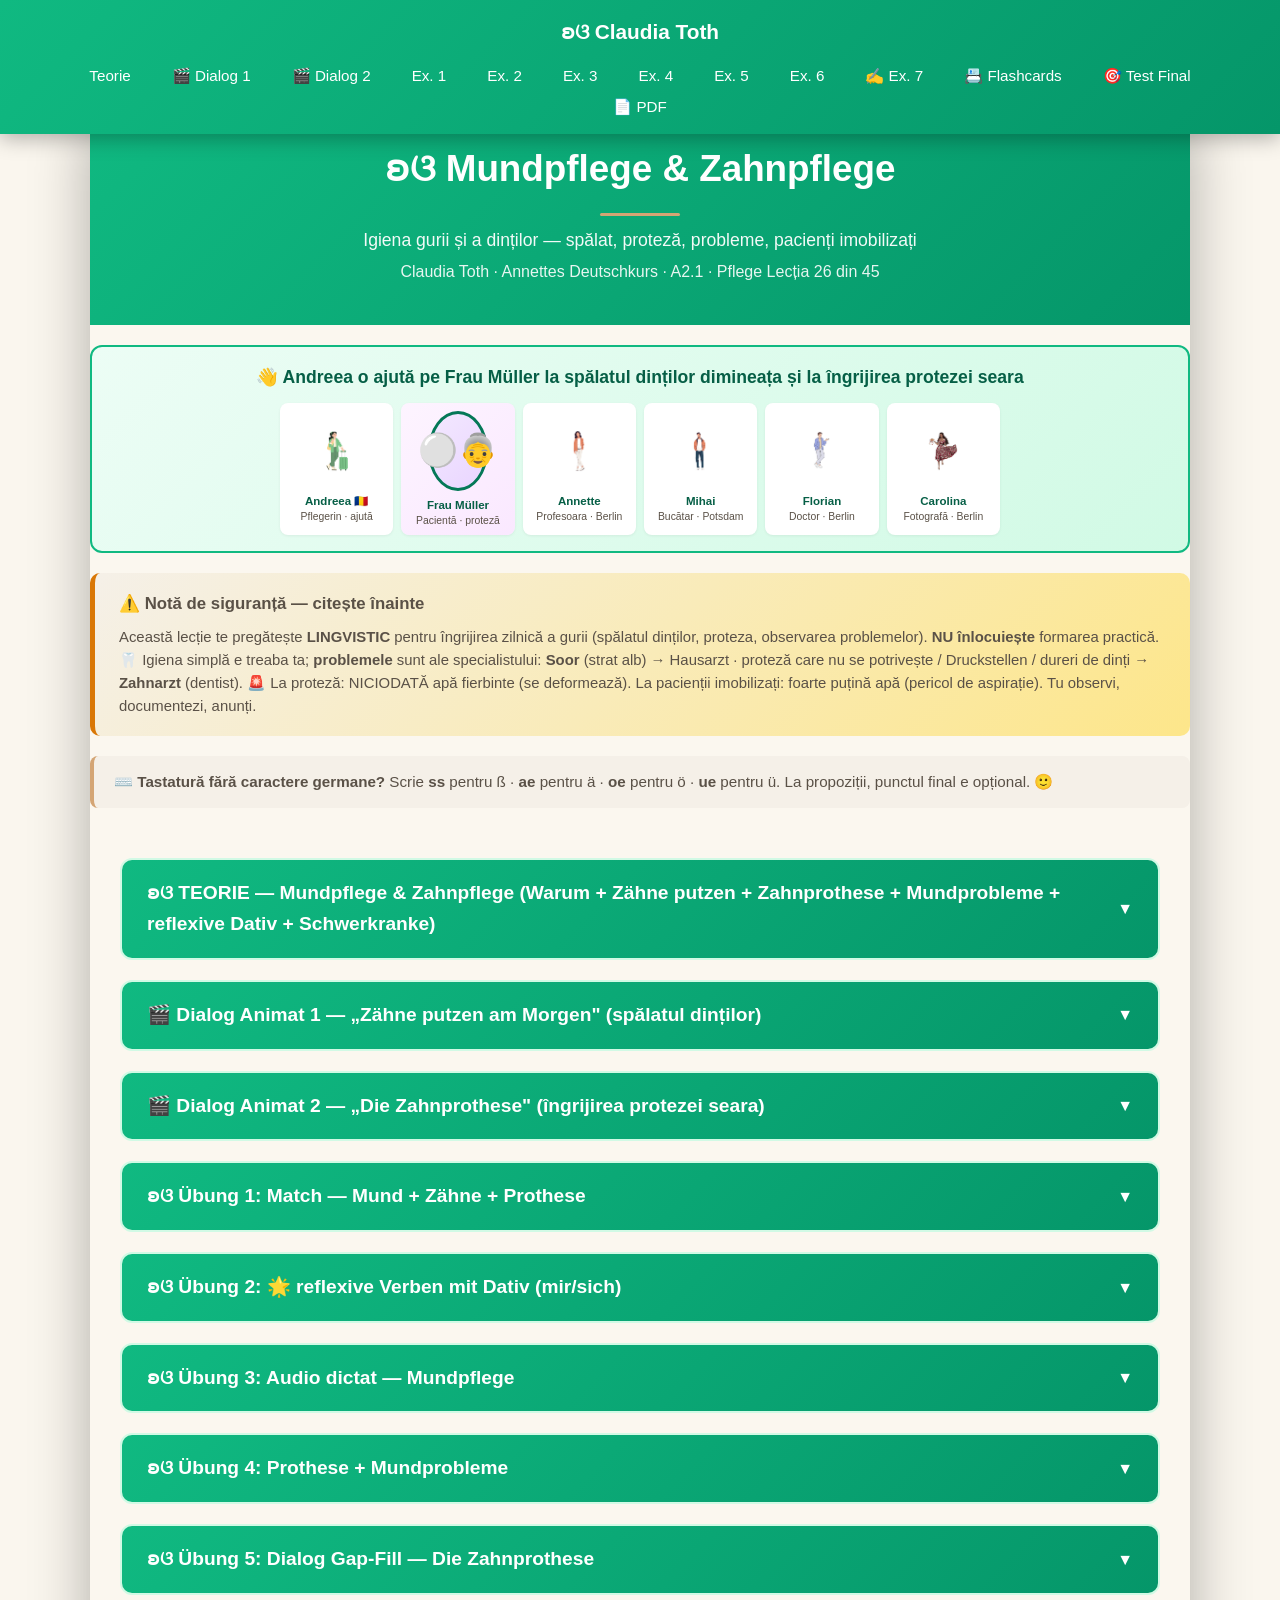
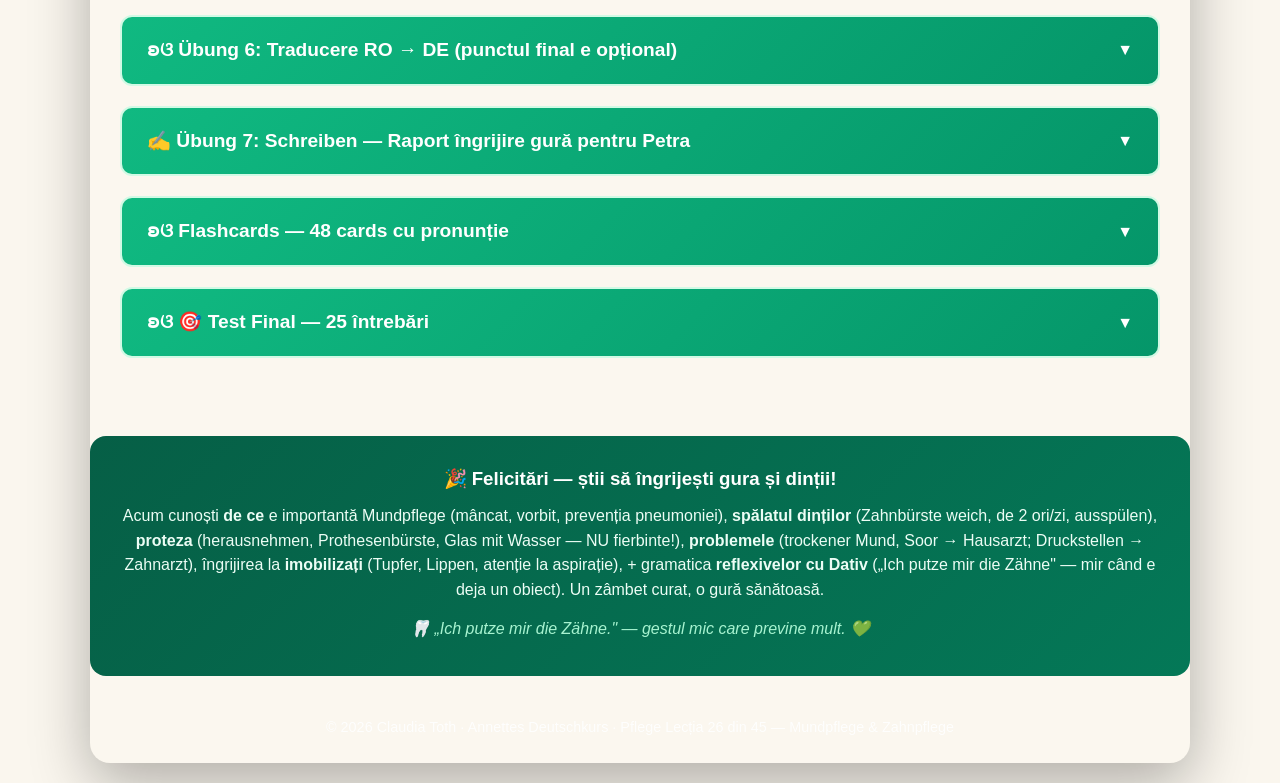
<file: index.html>
<!DOCTYPE html>
<html lang="ro">
<head>
    <meta charset="UTF-8">
    <meta name="robots" content="noindex, nofollow">
    <meta name="viewport" content="width=device-width, initial-scale=1.0">
    <title>Mundpflege &amp; Zahnpflege — igiena gurii + reflexive Verben mit Dativ · A2.1 · Pflege Lecția 26 · Annettes Deutschkurs</title>
    <meta property="og:title" content="Pflege Lecția 26 · Mundpflege &amp; Zahnpflege · Claudia Toth">
    <meta property="og:description" content="A2.1 Pflege Lecția 26 — igiena gurii și a dinților: spălatul dinților + proteza dentară + probleme (Soor) + reflexive Verben mit Dativ (Ich putze mir die Zähne).">
    <meta property="og:type" content="website">
    <meta property="og:locale" content="ro_RO">
    <meta name="description" content="Pflege Lecția 26 — Mundpflege &amp; Zahnpflege. Zähne putzen + Zahnprothese + Mundprobleme + reflexive Verben mit Dativ. Claudia Toth.">
    <link rel="stylesheet" href="styles.css">
    <style>
        /* ===== Dialog — layout self-contained (bule mereu vizibile) ===== */
        .dialog-container { margin-top: 6px; }
        .dialog-audio-player {
            display: flex; align-items: center; gap: 12px; flex-wrap: wrap;
            background: #FBF7EF; border: 1px solid #a7f3d0; border-radius: 12px;
            padding: 10px 16px; margin-bottom: 18px;
        }
        .dialog-play-btn { width: 44px; height: 44px; border-radius: 50%; font-size: 18px; flex-shrink: 0; }
        .dialog-time { font-weight: 700; color: #065f46; font-size: 0.9rem; }
        .dialog-hint { color: #5A5147; font-size: 0.85rem; font-style: italic; }
        .dialog-replici { display: flex; flex-direction: column; gap: 14px; }
        .dialog-reply {
            display: flex; align-items: flex-start; gap: 14px;
            padding: 8px 10px; border-radius: 14px; border: 1px solid transparent;
            transition: background 0.3s, border-color 0.3s;
        }
        .dialog-reply.active-reply { background: #ecfdf5; border-color: #6ee7b7; }
        .dialog-reply .character-avatar {
            width: 56px; height: 56px; min-width: 56px; border-width: 2px;
            font-size: 32px; margin-top: 2px; background: white;
        }
        .dialog-reply .speech-bubble {
            opacity: 1; transform: none; pointer-events: auto;
            margin-top: 0; max-width: none; width: auto; flex: 1; box-shadow: none;
        }
        .dialog-reply .speech-bubble::before,
        .dialog-reply .speech-bubble::after { display: none; }
        .dialog-reply .speaker-name { font-weight: 700; font-size: 0.82rem; margin-bottom: 5px; }
        .dialog-reply .speech-de { color: #065f46; font-weight: 600; font-size: 0.96rem; line-height: 1.45; margin-bottom: 3px; }
        .dialog-reply .speech-ro { color: #5A5147; font-style: italic; font-size: 0.86rem; line-height: 1.4; }

        /* nume vorbitor — culori */
        .speaker-andreea { color: #047857; }
        .speaker-frau-muller { color: #a21caf; }

        /* avatare emoji */
        .frau-muller-avatar { background: linear-gradient(135deg, #fdf4ff 0%, #f3e8ff 100%) !important; border-color: #a21caf !important; }

        /* bule — fundal + chenar per personaj */
        .speech-andreea { border-color: #6ee7b7; background: linear-gradient(135deg, #FBF7EF 0%, #dcfce7 100%); }
        .speech-frau-mueller { border-color: #e9d5ff; background: linear-gradient(135deg, #fdf4ff 0%, #f3e8ff 100%); }
    </style>
</head>
<body>
    <nav class="navbar">
        <a href="#top" class="navbar-logo">ʚଓ Claudia Toth</a>
        <ul class="navbar-menu">
            <li><a href="#teorie" onclick="openSection(0)">Teorie</a></li>
            <li><a href="#dialog1" onclick="openSection(1)">🎬 Dialog 1</a></li>
            <li><a href="#dialog2" onclick="openSection(2)">🎬 Dialog 2</a></li>
            <li><a href="#ex1" onclick="openSection(3)">Ex. 1</a></li>
            <li><a href="#ex2" onclick="openSection(4)">Ex. 2</a></li>
            <li><a href="#ex3" onclick="openSection(5)">Ex. 3</a></li>
            <li><a href="#ex4" onclick="openSection(6)">Ex. 4</a></li>
            <li><a href="#ex5" onclick="openSection(7)">Ex. 5</a></li>
            <li><a href="#ex6" onclick="openSection(8)">Ex. 6</a></li>
            <li><a href="#ex7" onclick="openSection(9)">✍️ Ex. 7</a></li>
            <li><a href="#flashcards" onclick="openSection(10)">📇 Flashcards</a></li>
            <li><a href="#final-test" onclick="openSection(11)">🎯 Test Final</a></li>
            <li><a href="mundpflege-zahnpflege.pdf" download>📄 PDF</a></li>
        </ul>
    </nav>

    <div class="container" id="top">
        <div class="header">
            <h1>ʚଓ Mundpflege &amp; Zahnpflege</h1>
            <p class="subtitle">Igiena gurii și a dinților — spălat, proteză, probleme, pacienți imobilizați</p>
            <p>Claudia Toth · Annettes Deutschkurs · A2.1 · Pflege Lecția 26 din 45</p>
        </div>

        <div class="cast-banner">
            <h4>👋 Andreea o ajută pe Frau Müller la spălatul dinților dimineața și la îngrijirea protezei seara</h4>
            <div class="cast-grid">
                <div class="cast-card"><img src="images/andreea.png" alt="Andreea"><div class="name">Andreea 🇷🇴</div><div class="detail">Pflegerin · ajută</div></div>
                <div class="cast-card frau-mueller-card">
                    <div class="frau-mueller-avatar">
                        <span class="hair">⚪</span>
                        <span class="face">👵</span>
                    </div>
                    <div class="name">Frau Müller</div><div class="detail">Pacientă · proteză</div>
                </div>
                <div class="cast-card"><img src="images/annette.png" alt="Annette"><div class="name">Annette</div><div class="detail">Profesoara · Berlin</div></div>
                <div class="cast-card"><img src="images/mihai.png" alt="Mihai"><div class="name">Mihai</div><div class="detail">Bucătar · Potsdam</div></div>
                <div class="cast-card"><img src="images/florian.png" alt="Florian"><div class="name">Florian</div><div class="detail">Doctor · Berlin</div></div>
                <div class="cast-card"><img src="images/carolina.png" alt="Carolina"><div class="name">Carolina</div><div class="detail">Fotografă · Berlin</div></div>
            </div>
        </div>

        <div class="box-etic">
            <h4>⚠️ Notă de siguranță — citește înainte</h4>
            <p>Această lecție te pregătește <strong>LINGVISTIC</strong> pentru îngrijirea zilnică a gurii (spălatul dinților, proteza, observarea problemelor). <strong>NU înlocuiește</strong> formarea practică. 🦷 Igiena simplă e treaba ta; <strong>problemele</strong> sunt ale specialistului: <strong>Soor</strong> (strat alb) → Hausarzt · proteză care nu se potrivește / Druckstellen / dureri de dinți → <strong>Zahnarzt</strong> (dentist). 🚨 La proteză: NICIODATĂ apă fierbinte (se deformează). La pacienții imobilizați: foarte puțină apă (pericol de aspirație). Tu observi, documentezi, anunți.</p>
        </div>

        <div style="background:#F5F0E8; border-left:4px solid #D4A574; padding:14px 20px; margin:20px 0; border-radius:8px;">
            <p style="margin:0; color:#5A5147; font-size:0.95rem;">⌨️ <strong>Tastatură fără caractere germane?</strong> Scrie <strong>ss</strong> pentru ß · <strong>ae</strong> pentru ä · <strong>oe</strong> pentru ö · <strong>ue</strong> pentru ü. La propoziții, punctul final e opțional. 🙂</p>
        </div>

        <div class="content">
            <div class="section" id="teorie">
                <div class="section-header" onclick="toggleMainSection(0)"><h3>ʚଓ TEORIE — Mundpflege &amp; Zahnpflege (Warum + Zähne putzen + Zahnprothese + Mundprobleme + reflexive Dativ + Schwerkranke)</h3><span class="arrow">▼</span></div>
                <div class="section-content" id="main-section-0"><div id="theory-container"></div></div>
            </div>

            <div class="section" id="dialog1">
                <div class="section-header" onclick="toggleMainSection(1)"><h3>🎬 Dialog Animat 1 — „Zähne putzen am Morgen" (spălatul dinților)</h3><span class="arrow">▼</span></div>
                <div class="section-content" id="main-section-1"><div id="dialog1-container"></div></div>
            </div>

            <div class="section" id="dialog2">
                <div class="section-header" onclick="toggleMainSection(2)"><h3>🎬 Dialog Animat 2 — „Die Zahnprothese" (îngrijirea protezei seara)</h3><span class="arrow">▼</span></div>
                <div class="section-content" id="main-section-2"><div id="dialog2-container"></div></div>
            </div>

            <div class="section" id="ex1">
                <div class="section-header" onclick="toggleMainSection(3)"><h3>ʚଓ Übung 1: Match — Mund + Zähne + Prothese</h3><span class="arrow">▼</span></div>
                <div class="section-content" id="main-section-3">
                    <div id="ex1-container"></div>
                    <div class="btn-container">
                        <button class="btn btn-check" onclick="checkExercise(1)">✓ Verifică</button>
                        <button class="btn btn-reset" onclick="resetExercise(1)">↻ Resetează</button>
                    </div>
                    <div class="score" id="score-1"></div>
                </div>
            </div>

            <div class="section" id="ex2">
                <div class="section-header" onclick="toggleMainSection(4)"><h3>ʚଓ Übung 2: 🌟 reflexive Verben mit Dativ (mir/sich)</h3><span class="arrow">▼</span></div>
                <div class="section-content" id="main-section-4">
                    <div id="ex2-container"></div>
                    <div class="btn-container">
                        <button class="btn btn-check" onclick="checkExercise(2)">✓ Verifică</button>
                        <button class="btn btn-reset" onclick="resetExercise(2)">↻ Resetează</button>
                    </div>
                    <div class="score" id="score-2"></div>
                </div>
            </div>

            <div class="section" id="ex3">
                <div class="section-header" onclick="toggleMainSection(5)"><h3>ʚଓ Übung 3: Audio dictat — Mundpflege</h3><span class="arrow">▼</span></div>
                <div class="section-content" id="main-section-5">
                    <div id="ex3-container"></div>
                    <div class="btn-container">
                        <button class="btn btn-check" onclick="checkExercise(3)">✓ Verifică</button>
                        <button class="btn btn-reset" onclick="resetExercise(3)">↻ Resetează</button>
                    </div>
                    <div class="score" id="score-3"></div>
                </div>
            </div>

            <div class="section" id="ex4">
                <div class="section-header" onclick="toggleMainSection(6)"><h3>ʚଓ Übung 4: Prothese + Mundprobleme</h3><span class="arrow">▼</span></div>
                <div class="section-content" id="main-section-6">
                    <div id="ex4-container"></div>
                    <div class="btn-container">
                        <button class="btn btn-check" onclick="checkExercise(4)">✓ Verifică</button>
                        <button class="btn btn-reset" onclick="resetExercise(4)">↻ Resetează</button>
                    </div>
                    <div class="score" id="score-4"></div>
                </div>
            </div>

            <div class="section" id="ex5">
                <div class="section-header" onclick="toggleMainSection(7)"><h3>ʚଓ Übung 5: Dialog Gap-Fill — Die Zahnprothese</h3><span class="arrow">▼</span></div>
                <div class="section-content" id="main-section-7">
                    <div id="ex5-container"></div>
                    <div class="btn-container">
                        <button class="btn btn-check" onclick="checkExercise(5)">✓ Verifică</button>
                        <button class="btn btn-reset" onclick="resetExercise(5)">↻ Resetează</button>
                    </div>
                    <div class="score" id="score-5"></div>
                </div>
            </div>

            <div class="section" id="ex6">
                <div class="section-header" onclick="toggleMainSection(8)"><h3>ʚଓ Übung 6: Traducere RO → DE (punctul final e opțional)</h3><span class="arrow">▼</span></div>
                <div class="section-content" id="main-section-8">
                    <div id="ex6-container"></div>
                    <div class="btn-container">
                        <button class="btn btn-check" onclick="checkExercise(6)">✓ Verifică</button>
                        <button class="btn btn-reset" onclick="resetExercise(6)">↻ Resetează</button>
                    </div>
                    <div class="score" id="score-6"></div>
                </div>
            </div>

            <div class="section" id="ex7">
                <div class="section-header" onclick="toggleMainSection(9)"><h3>✍️ Übung 7: Schreiben — Raport îngrijire gură pentru Petra</h3><span class="arrow">▼</span></div>
                <div class="section-content" id="main-section-9">
                    <div id="ex7-container"></div>
                </div>
            </div>

            <div class="section" id="flashcards">
                <div class="section-header" onclick="toggleMainSection(10)"><h3>ʚଓ Flashcards — 48 cards cu pronunție</h3><span class="arrow">▼</span></div>
                <div class="section-content" id="main-section-10"><div id="flashcards-container"></div></div>
            </div>

            <div class="section" id="final-test">
                <div class="section-header" onclick="toggleMainSection(11)"><h3>ʚଓ 🎯 Test Final — 25 întrebări</h3><span class="arrow">▼</span></div>
                <div class="section-content" id="main-section-11"><div id="final-test-container"></div></div>
            </div>
        </div>

        <div class="footer-cta">
            <h3>🎉 Felicitări — știi să îngrijești gura și dinții!</h3>
            <p>Acum cunoști <strong>de ce</strong> e importantă Mundpflege (mâncat, vorbit, prevenția pneumoniei), <strong>spălatul dinților</strong> (Zahnbürste weich, de 2 ori/zi, ausspülen), <strong>proteza</strong> (herausnehmen, Prothesenbürste, Glas mit Wasser — NU fierbinte!), <strong>problemele</strong> (trockener Mund, Soor → Hausarzt; Druckstellen → Zahnarzt), îngrijirea la <strong>imobilizați</strong> (Tupfer, Lippen, atenție la aspirație), + gramatica <strong>reflexivelor cu Dativ</strong> („Ich putze mir die Zähne" — mir când e deja un obiect). Un zâmbet curat, o gură sănătoasă.</p>
            <p class="cta-sub">🦷 „Ich putze mir die Zähne." — gestul mic care previne mult. 💚</p>
        </div>

        <footer style="text-align:center; padding:24px 16px; color:#fff; font-size:0.9rem; opacity:0.9;">
            © 2026 Claudia Toth · Annettes Deutschkurs · Pflege Lecția 26 din 45 — Mundpflege &amp; Zahnpflege
        </footer>
    </div>

    <script src="main.js"></script>
    <script src="theory.js"></script>
    <script src="dialogs.js"></script>
    <script src="exercises.js"></script>
    <script src="flashcards.js"></script>
    <script src="final-test.js"></script>
</body>
</html>
</file>
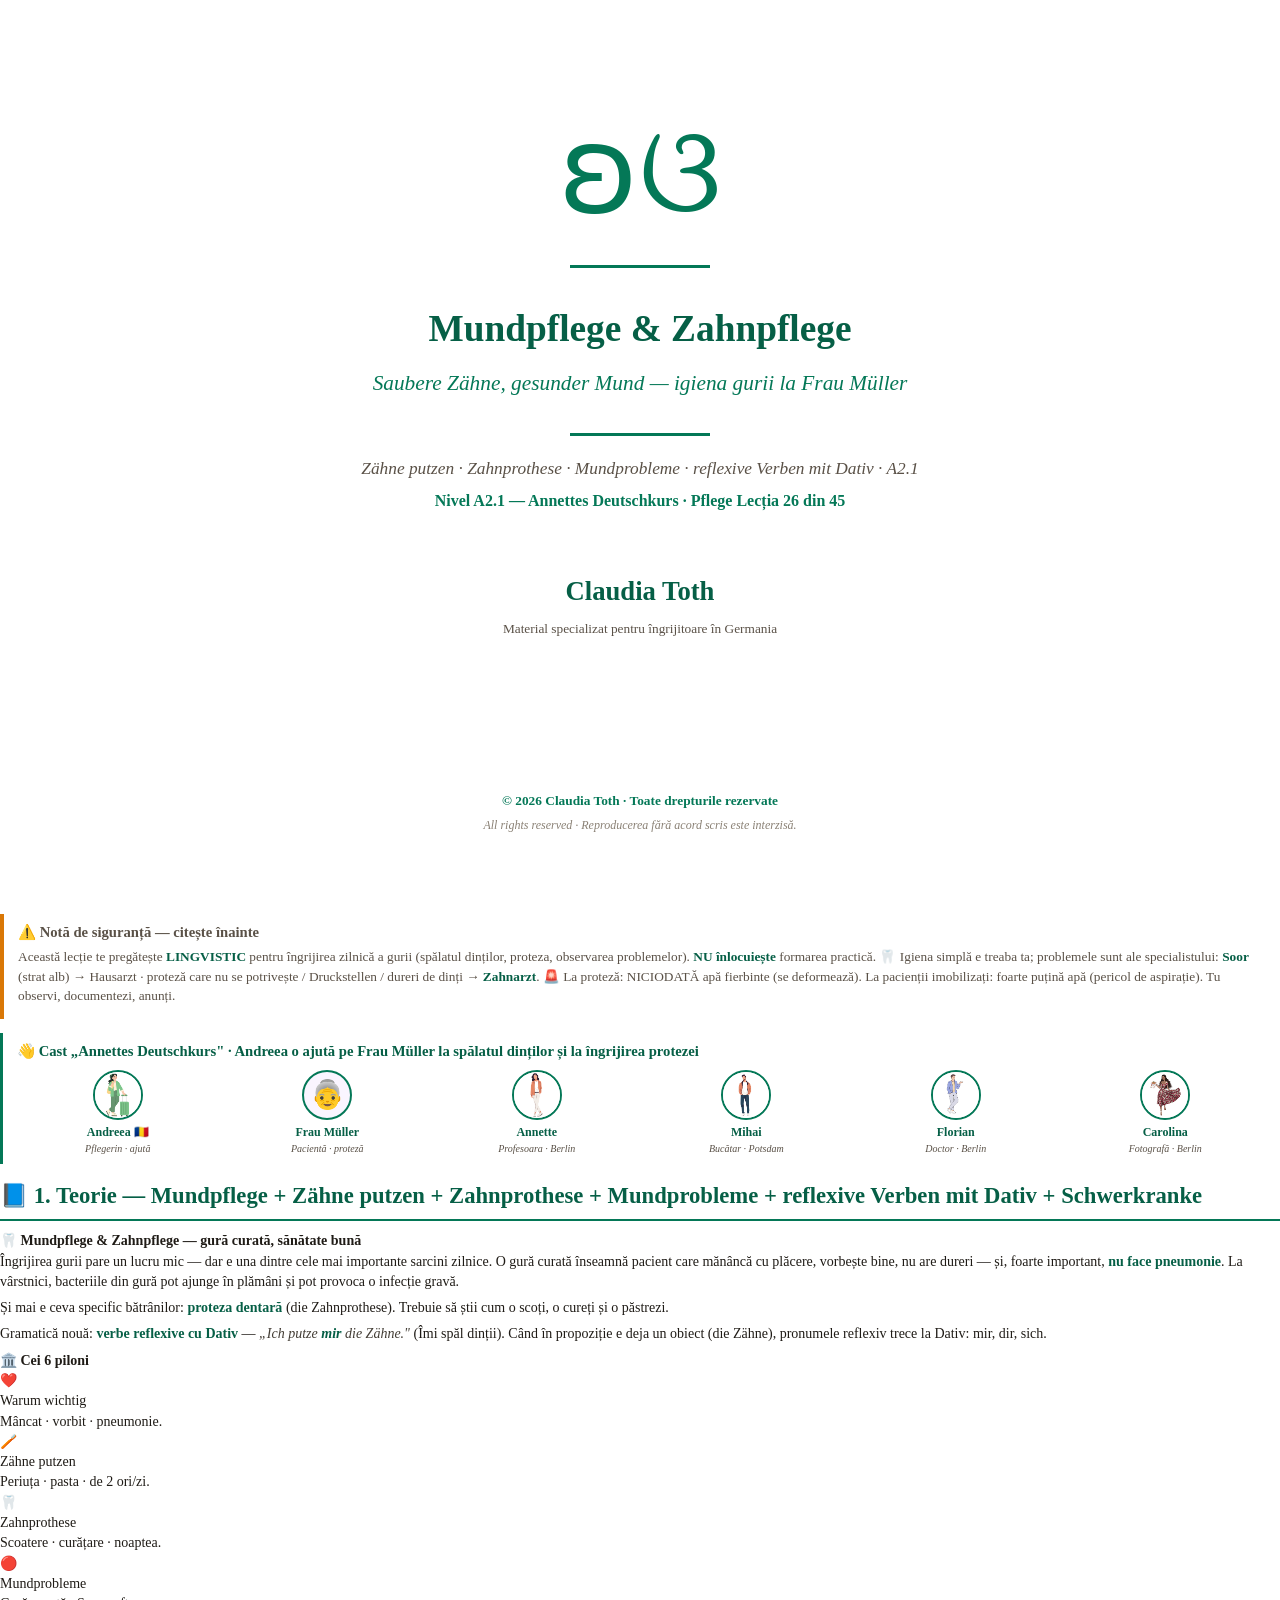
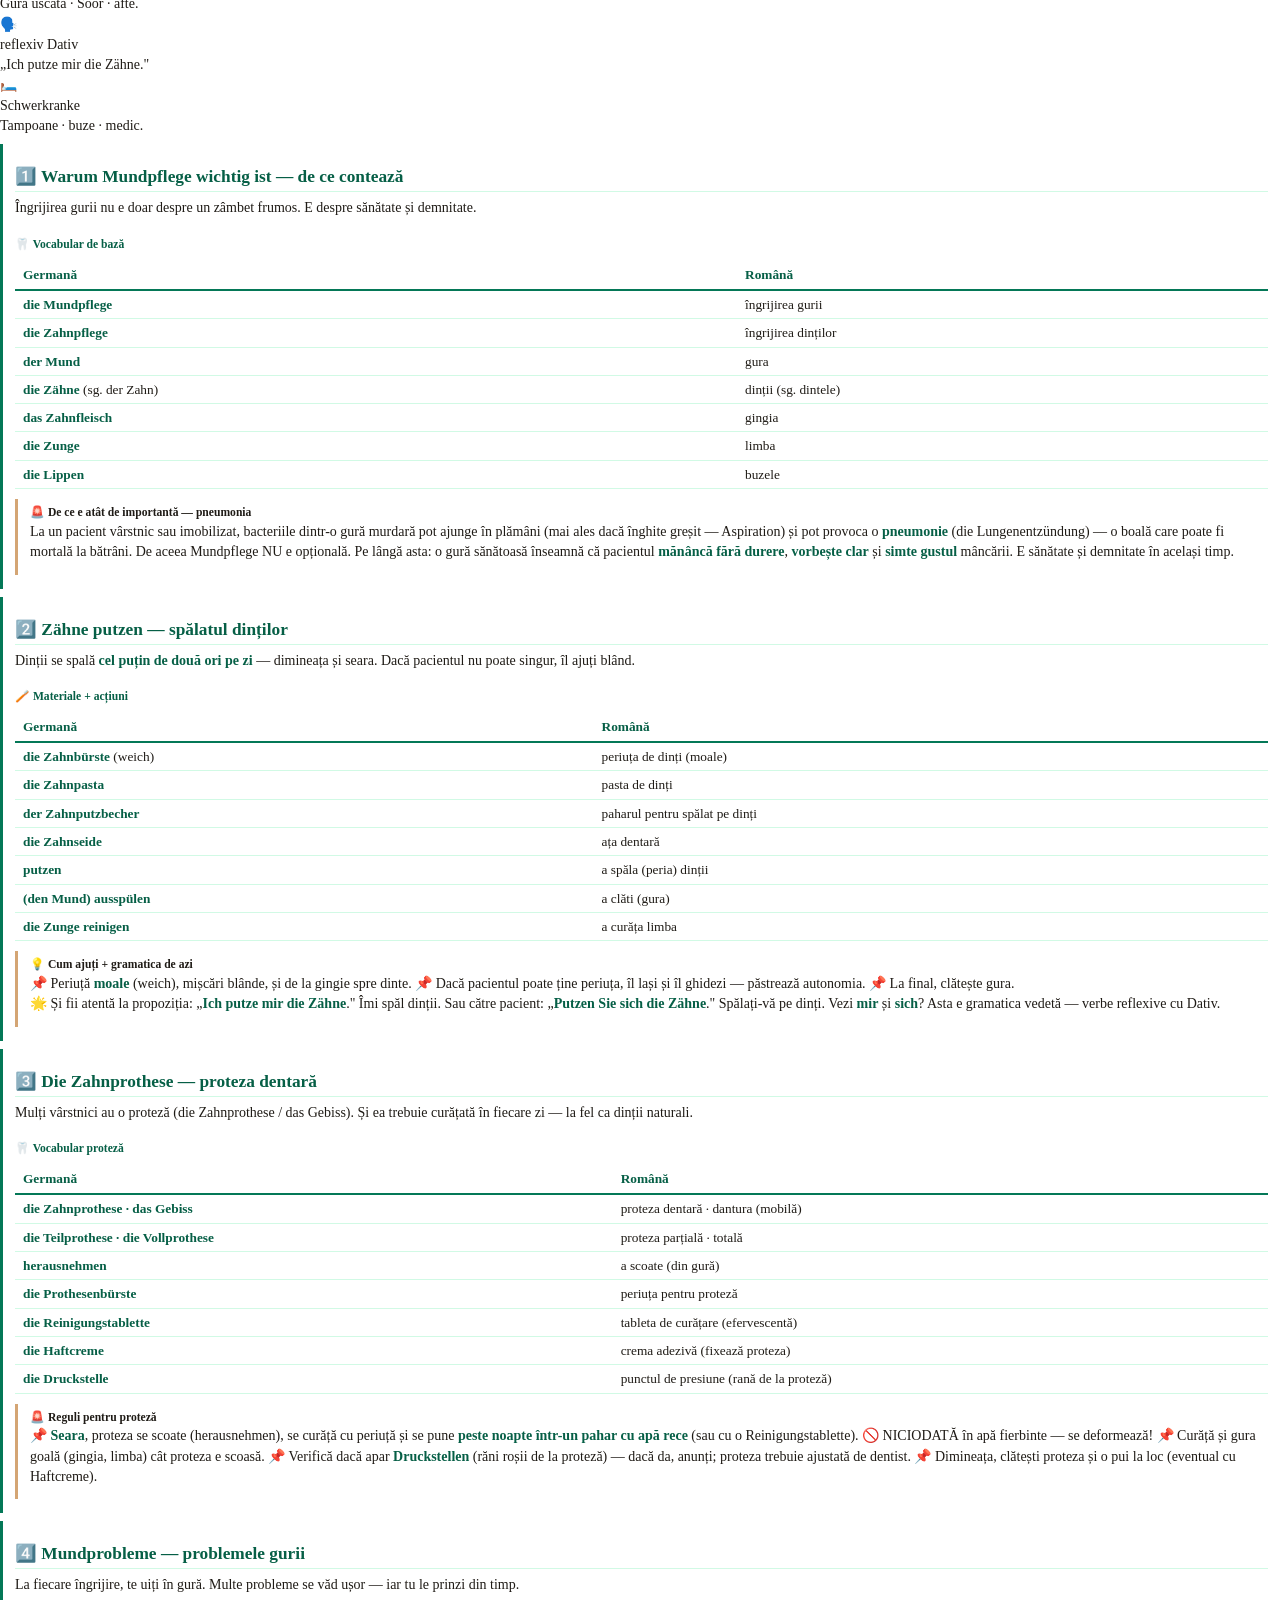
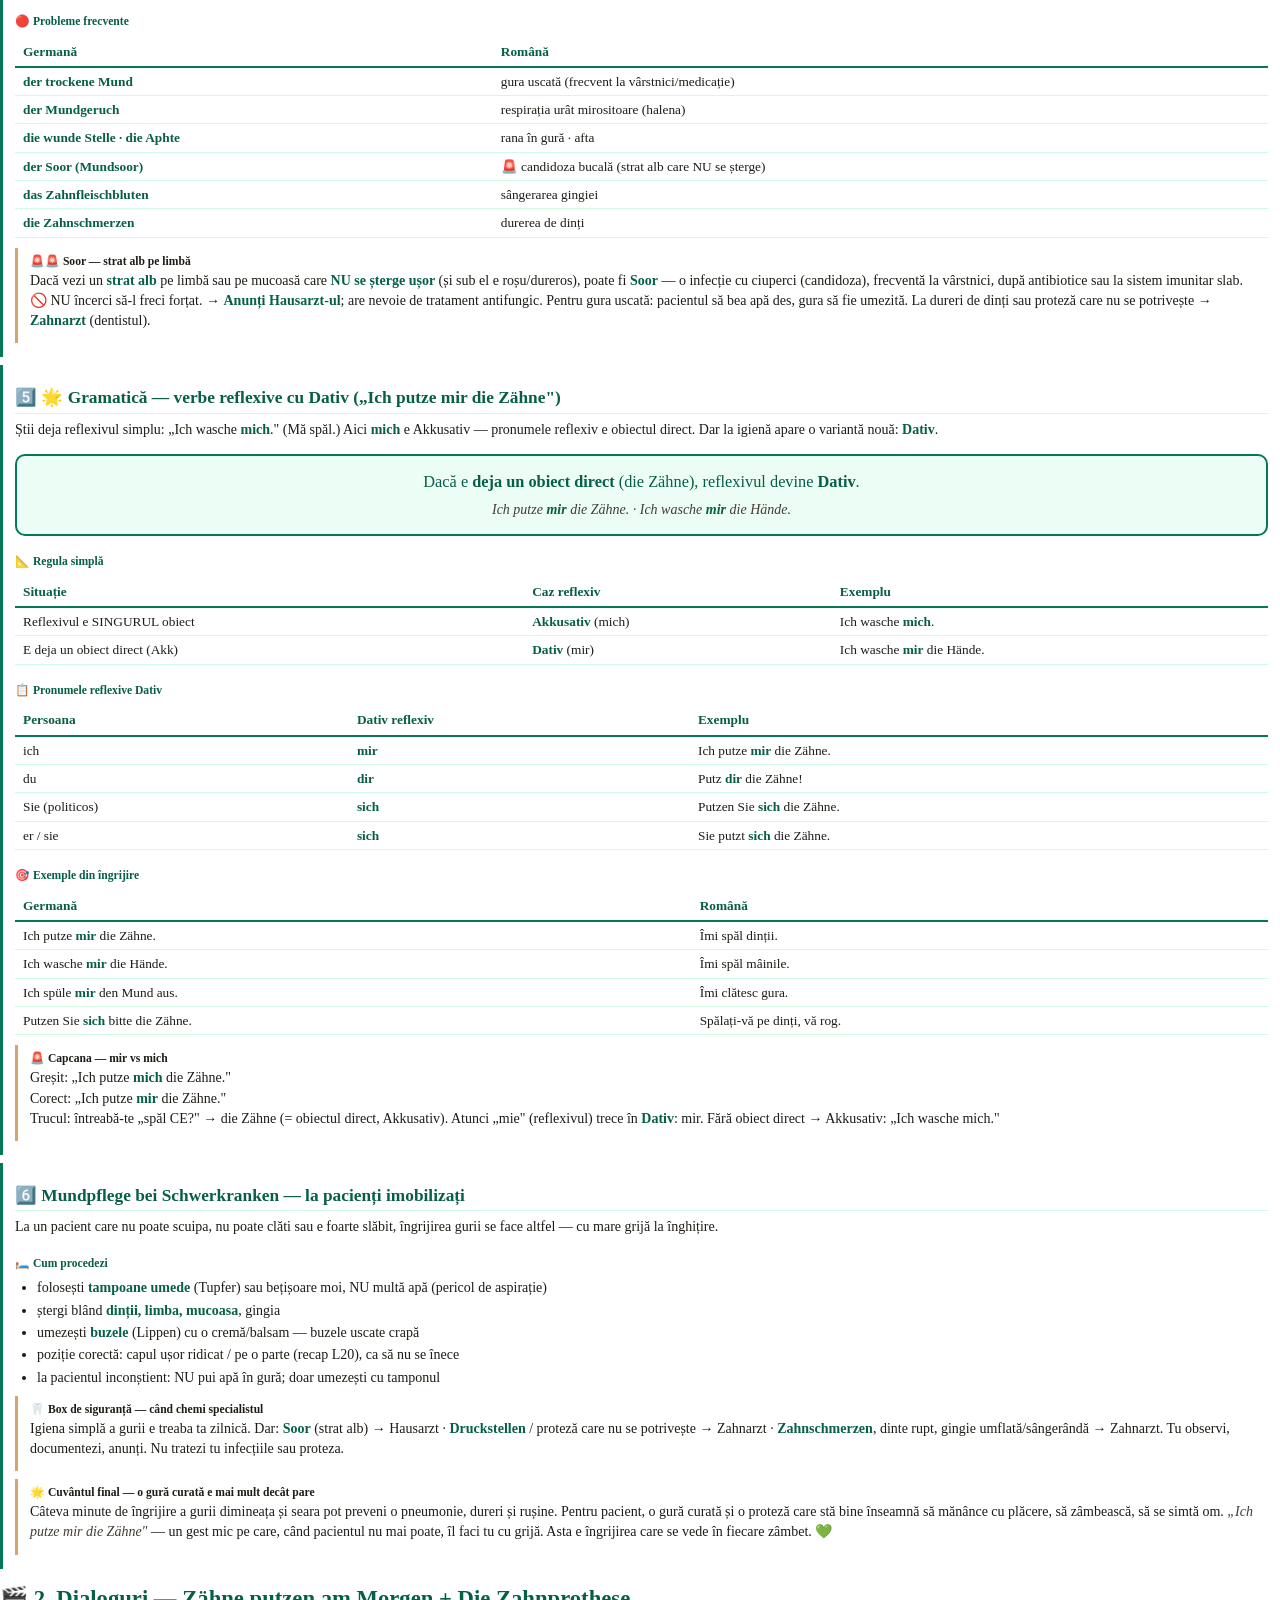
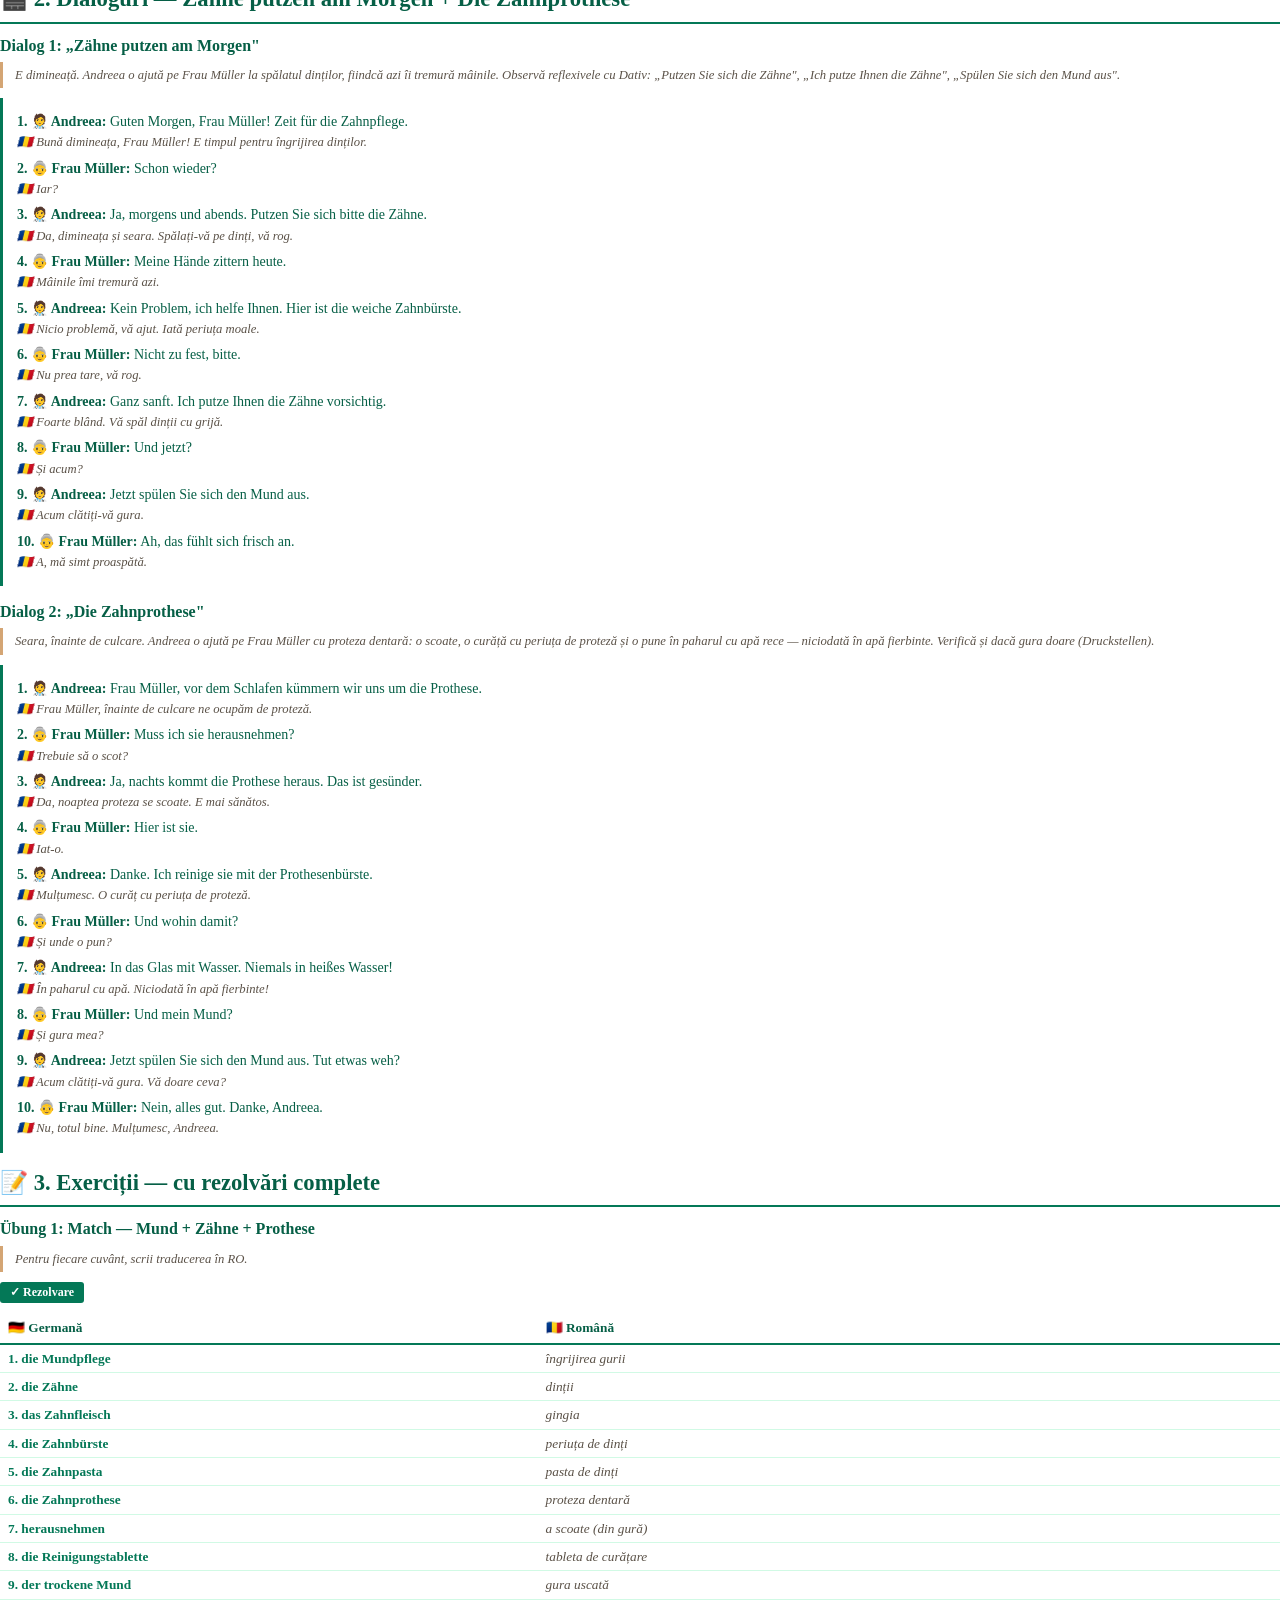
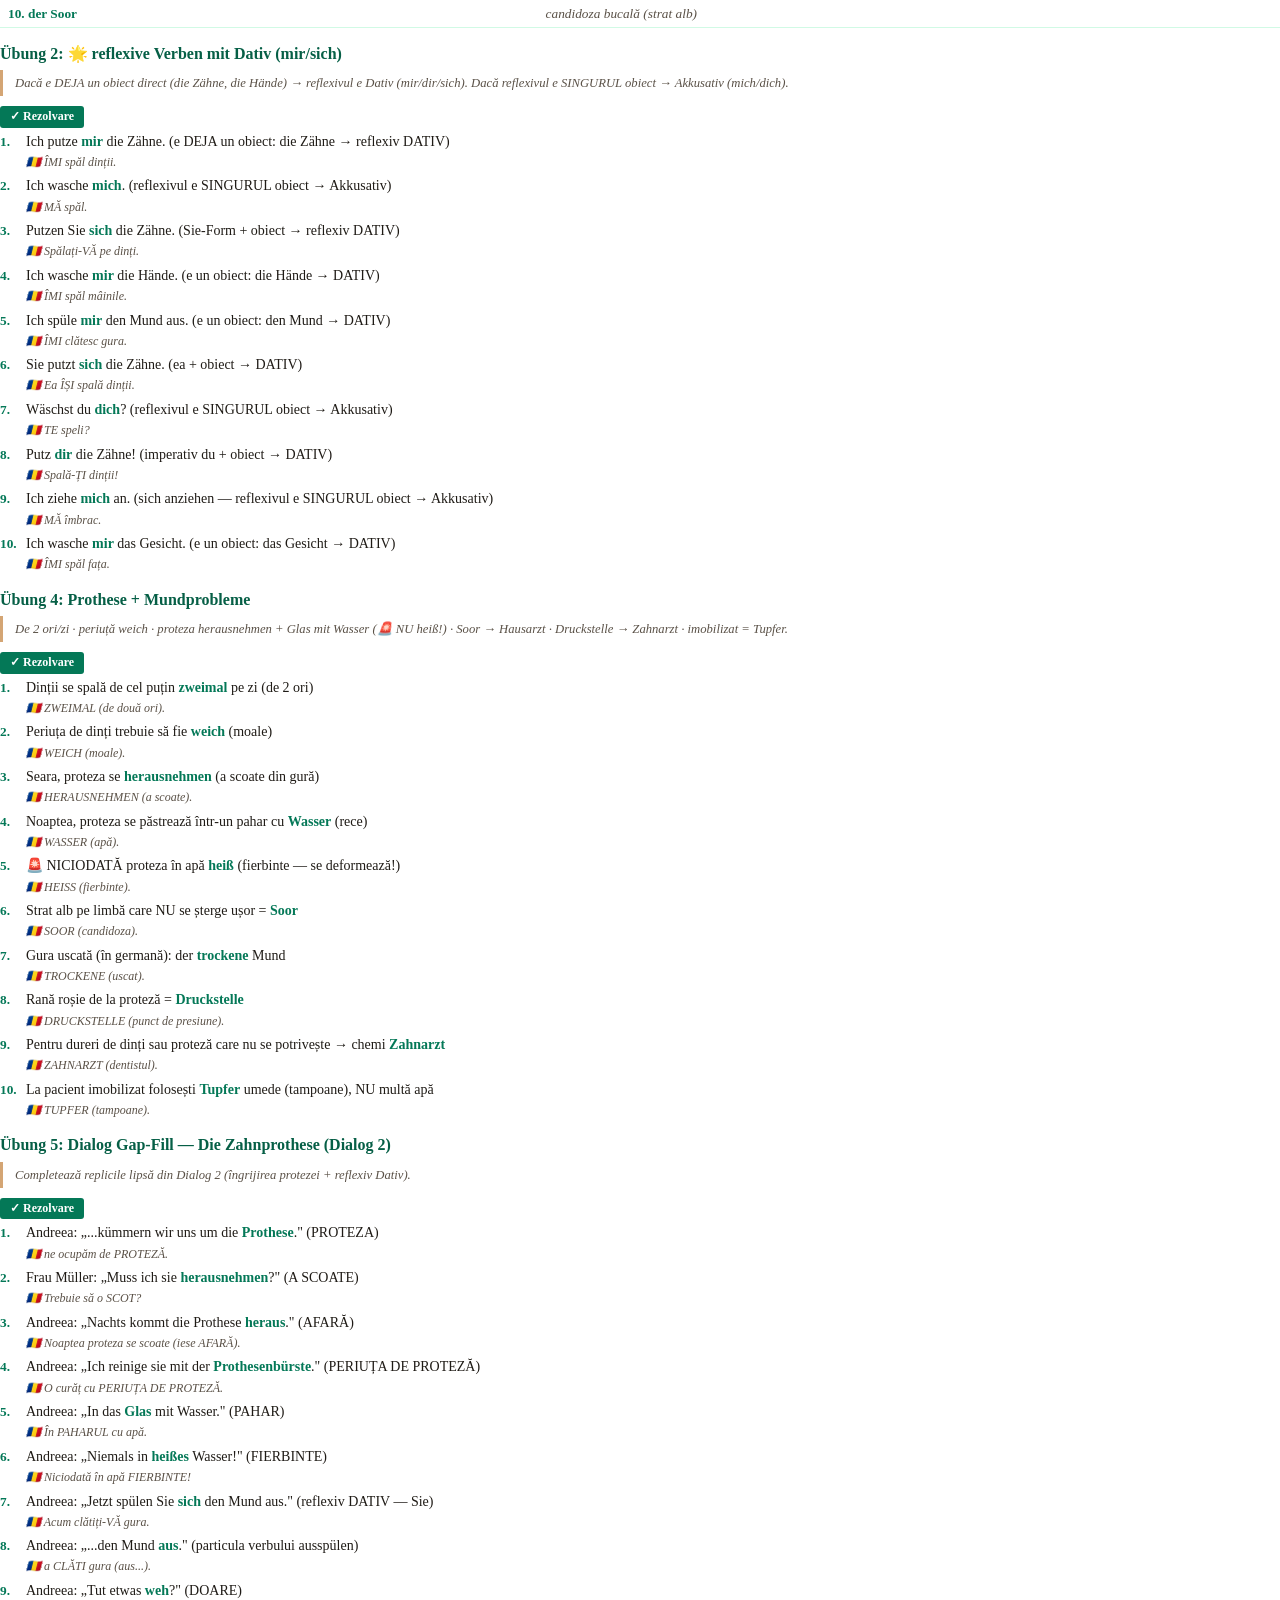
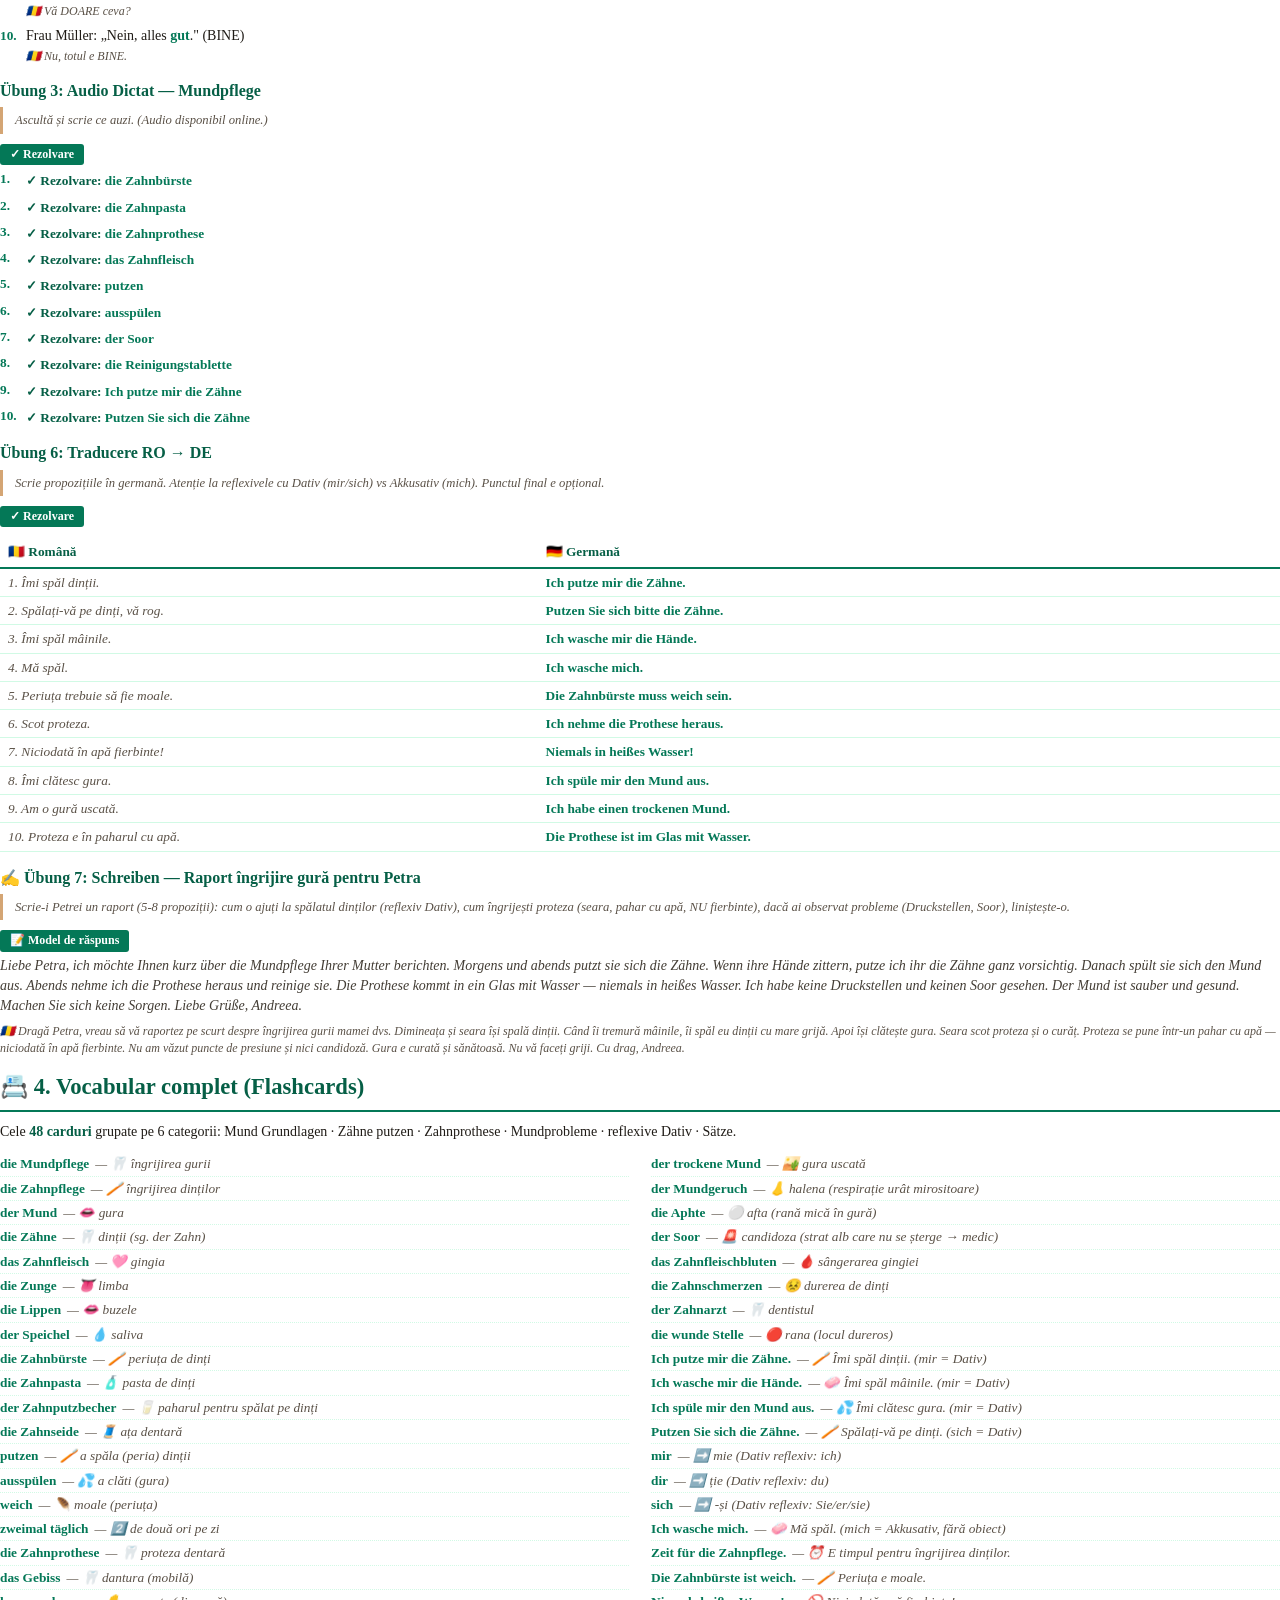
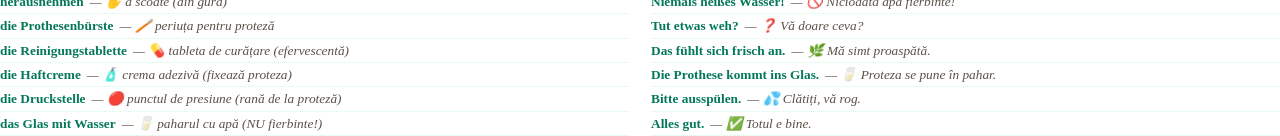
<file: pdf.html>
<!DOCTYPE html>
<html lang="ro">
<head>
    <meta charset="UTF-8">
    <meta name="robots" content="noindex, nofollow">
    <title>Mundpflege &amp; Zahnpflege · Pflege Lecția 26 · Claudia Toth · A2.1</title>
    <style>
        @page { size: A4; margin: 22mm 18mm 22mm 18mm;
            @bottom-center { content: "ʚଓ Claudia Toth · Pflege Lecția 26: Mundpflege & Zahnpflege · A2.1 · © 2026 · pag. " counter(page) " / " counter(pages); font-size: 8.5pt; color: #047857; font-family: 'Georgia', 'Times New Roman', serif; }
        }
        @page :first { margin: 0; @bottom-center { content: ""; } }
        * { box-sizing: border-box; margin: 0; padding: 0; }
        body { font-family: 'Georgia', 'Times New Roman', serif; color: #1F1B16; line-height: 1.45; font-size: 10.5pt; -webkit-print-color-adjust: exact; print-color-adjust: exact; }
        .cover { width: 100%; min-height: 100vh; padding: 80px 60px 60px; text-align: center; display: flex; flex-direction: column; align-items: center; justify-content: flex-start; page-break-after: always; }
        .cover-symbol { font-size: 90pt; color: #047857; line-height: 1; margin: 30px 0 15px; font-family: 'Segoe UI Emoji', 'Segoe UI', sans-serif; }
        .cover-divider { width: 140px; height: 3px; background: #047857; margin: 20px 0; border: none; }
        .cover-title { font-size: 28pt; color: #065f46; font-weight: bold; margin: 14px 0 8px; font-family: 'Georgia', serif; }
        .cover-subtitle-de { font-size: 16pt; color: #047857; font-style: italic; margin: 4px 0 14px; }
        .cover-subtitle { font-size: 13pt; color: #5A5147; font-style: italic; margin-bottom: 8px; }
        .cover-level { font-size: 12pt; color: #047857; font-weight: bold; margin-bottom: 60px; }
        .cover-author { font-size: 20pt; color: #065f46; font-weight: bold; margin-bottom: 8px; }
        .cover-series { font-size: 10pt; color: #5A5147; margin-bottom: 80px; }
        .cover-copyright { margin-top: auto; font-size: 10pt; color: #047857; font-weight: 600; }
        .cover-notice { font-size: 9pt; color: #8a8175; font-style: italic; margin-top: 6px; }
        .content { padding: 0; }
        h1.chapter { color: #065f46; padding: 0 0 6px 0; font-size: 17pt; margin: 14px 0 10px; border-bottom: 2px solid #047857; font-family: 'Georgia', serif; page-break-after: avoid; }
        h2.sub-chapter { color: #065f46; font-size: 13pt; margin: 14px 0 6px; padding-bottom: 2px; border-bottom: 1px solid #d1fae5; font-family: 'Georgia', serif; page-break-after: avoid; }
        p { margin-bottom: 6px; }
        strong { color: #065f46; }
        em { color: #433d35; font-style: italic; }
        ul, ol { margin: 4px 0 8px 22px; }
        li { margin-bottom: 2px; }
        .theory-box { background: transparent; border-left: 3px solid #047857; padding: 6px 12px; margin: 8px 0; page-break-inside: avoid; }
        .theory-box h4 { color: #065f46; font-size: 10.5pt; margin-bottom: 4px; }
        .info-box { border-left-color: #D4A574; }
        .warn-box { border-left-color: #D4A574; }
        .grammar-highlight { border: 1px solid #047857; border-radius: 8px; padding: 8px 12px; margin: 8px 0; page-break-inside: avoid; }
        .pflege-warn { border-left: 4px solid #d97706; padding: 8px 14px; margin: 14px 0; page-break-inside: avoid; }
        .pflege-warn h4 { color: #5A5147; font-size: 11pt; margin-bottom: 4px; }
        .pflege-warn p { color: #5A5147; font-size: 10pt; }
        table { width: 100%; border-collapse: collapse; margin: 6px 0 10px; font-size: 10pt; page-break-inside: avoid; }
        table thead { background: transparent; }
        table th { padding: 5px 8px; text-align: left; font-weight: bold; color: #065f46; border-bottom: 2px solid #047857; }
        table td { padding: 4px 8px; border-bottom: 1px solid #d1fae5; vertical-align: top; }
        td.verb { color: #047857; font-weight: bold; }
        td.ro-text { color: #5A5147; font-style: italic; }
        .ro-translation { display: block; color: #5A5147; font-style: italic; font-size: 9pt; margin-top: 1px; }
        .cast-banner { border-left: 3px solid #047857; padding: 8px 14px; margin: 10px 0 16px; page-break-inside: avoid; }
        .cast-banner h4 { color: #065f46; font-size: 11pt; margin-bottom: 8px; }
        .cast-grid { display: grid; grid-template-columns: repeat(6, 1fr); gap: 8px; }
        .cast-card { text-align: center; font-size: 8.5pt; page-break-inside: avoid; }
        .cast-card img { width: 50px; height: 50px; border-radius: 50%; object-fit: cover; display: block; margin: 0 auto 4px; border: 2px solid #047857; }
        .cast-card .name { color: #065f46; font-weight: bold; font-size: 9pt; display: block; }
        .cast-card .detail { color: #5A5147; font-style: italic; font-size: 7.5pt; display: block; }
        .frau-mueller-pdf-avatar { width: 50px; height: 50px; border-radius: 50%; display: flex; align-items: center; justify-content: center; font-size: 28px; background: #faf5ff; border: 2px solid #047857; margin: 0 auto 4px; }
        .ex-block { margin-bottom: 14px; page-break-inside: avoid; }
        .ex-block h3 { color: #065f46; font-size: 12pt; margin-bottom: 5px; }
        .ex-block .instruction { border-left: 3px solid #D4A574; padding: 4px 12px; margin-bottom: 6px; font-size: 9.5pt; color: #5A5147; font-style: italic; }
        .rezolvare-banner { display: inline-block; background: #047857; color: white; padding: 2px 10px; border-radius: 3px; font-size: 9pt; font-weight: bold; margin: 4px 0; -webkit-print-color-adjust: exact; print-color-adjust: exact; }
        .ex-item { display: flex; gap: 8px; margin-bottom: 5px; align-items: flex-start; }
        .ex-num { color: #047857; font-weight: bold; font-size: 10pt; flex-shrink: 0; min-width: 18px; }
        .ex-num::after { content: "."; }
        .ex-body { flex: 1; }
        .ex-q { margin-bottom: 2px; }
        .ex-a { color: #047857; font-weight: bold; font-size: 10pt; margin-top: 2px; }
        .ex-a::before { content: "✓ Rezolvare: "; color: #065f46; }
        .ex-explanation { color: #5A5147; font-size: 9pt; font-style: italic; margin-top: 1px; }
        .flashcards-grid { columns: 2; column-gap: 22px; margin-top: 8px; }
        .fc-row { break-inside: avoid; padding: 2px 0; border-bottom: 1px dotted #d1fae5; font-size: 10pt; }
        .fc-row .de { color: #047857; font-weight: bold; }
        .fc-row .ro { color: #5A5147; font-style: italic; margin-left: 6px; }
        .new-section { page-break-before: always; }
        .dialog-pdf-card { border-left: 3px solid #047857; padding: 8px 14px; margin: 10px 0; page-break-inside: avoid; }
        .dialog-pdf-card .reply { margin: 6px 0; }
        .dialog-pdf-card .reply .spkr { font-weight: bold; color: #065f46; }
        .dialog-pdf-card .reply .de { color: #065f46; }
        .dialog-pdf-card .reply .ro { color: #5A5147; font-style: italic; font-size: 9.5pt; }
    </style>
</head>
<body>

<div class="cover">
    <div class="cover-symbol">ʚଓ</div>
    <hr class="cover-divider">
    <h1 class="cover-title">Mundpflege &amp; Zahnpflege</h1>
    <p class="cover-subtitle-de">Saubere Zähne, gesunder Mund — igiena gurii la Frau Müller</p>
    <hr class="cover-divider">
    <p class="cover-subtitle">Zähne putzen · Zahnprothese · Mundprobleme · reflexive Verben mit Dativ · A2.1</p>
    <p class="cover-level">Nivel A2.1 — Annettes Deutschkurs · Pflege Lecția 26 din 45</p>
    <p class="cover-author">Claudia Toth</p>
    <p class="cover-series">Material specializat pentru îngrijitoare în Germania</p>
    <div class="cover-copyright">© 2026 Claudia Toth · Toate drepturile rezervate</div>
    <p class="cover-notice">All rights reserved · Reproducerea fără acord scris este interzisă.</p>
</div>

<div id="pdf-content"></div>

<script src="theory.js"></script>
<script src="dialogs.js"></script>
<script src="exercises.js"></script>
<script src="flashcards.js"></script>
<script src="pdf-builder.js"></script>

</body>
</html>
</file>
<file: styles.css>
﻿/* ============================================
   CLAUDIA TOTH - NOMEN-VERB-VERBINDUNGEN
   Design verde profesional · Mobile responsive
   ============================================ */

* {
    margin: 0;
    padding: 0;
    box-sizing: border-box;
}

body {
    font-family: 'Segoe UI', Tahoma, Geneva, Verdana, sans-serif;
    background: #FAF6EE;
    line-height: 1.6;
    padding: 0;
    padding-top: 80px;
    min-height: 100vh;
    color: #1F1B16;
}

/* ============================================
   NAVIGATION BAR
   ============================================ */
.navbar {
    position: fixed;
    top: 0;
    left: 0;
    right: 0;
    background: linear-gradient(135deg, #10b981 0%, #059669 100%);
    padding: 15px 30px;
    box-shadow: 0 4px 20px rgba(0,0,0,0.3);
    z-index: 1000;
    display: flex;
    flex-direction: column;
    gap: 15px;
    align-items: center;
    justify-content: center;
}

.navbar-logo {
    color: white;
    font-size: 1.3rem;
    font-weight: bold;
    text-decoration: none;
}

.navbar-menu {
    display: flex;
    gap: 5px;
    list-style: none;
    align-items: center;
    flex-wrap: wrap;
    justify-content: center;
}

.navbar-menu a {
    color: white;
    text-decoration: none;
    padding: 10px 18px;
    border-radius: 8px;
    transition: all 0.3s;
    font-size: 0.95rem;
    font-weight: 500;
}

.navbar-menu a:hover {
    background: rgba(255,255,255,0.2);
    transform: translateY(-2px);
}

/* ============================================
   CONTAINER PRINCIPAL
   ============================================ */
.container {
    max-width: 1100px;
    margin: 20px auto;
    background: #FBF7EF;
    border-radius: 20px;
    box-shadow: 0 20px 60px rgba(0,0,0,0.3);
    overflow: hidden;
}

.header {
    background: linear-gradient(135deg, #10b981 0%, #059669 100%);
    color: white;
    padding: 40px 30px;
    text-align: center;
}

.header h1 {
    font-size: 2.3rem;
    margin-bottom: 10px;
}

.header .subtitle {
    font-size: 1.1rem;
    opacity: 0.95;
    margin-bottom: 5px;
}

.header p {
    font-size: 1rem;
    opacity: 0.9;
}

.content {
    padding: 30px;
}

/* ============================================
   SECȚIUNI (Teorie + Exerciții)
   ============================================ */
.section {
    margin-bottom: 20px;
    scroll-margin-top: 100px;
    border-radius: 12px;
    overflow: hidden;
    border: 2px solid #d1fae5;
}

.section-header {
    background: linear-gradient(135deg, #10b981 0%, #059669 100%);
    color: white;
    padding: 18px 25px;
    cursor: pointer;
    display: flex;
    justify-content: space-between;
    align-items: center;
    transition: all 0.3s;
}

.section-header:hover {
    background: linear-gradient(135deg, #059669 0%, #047857 100%);
}

.section-header h3 {
    font-size: 1.2rem;
}

.arrow {
    transition: transform 0.3s;
    font-size: 1rem;
}

.arrow.rotated {
    transform: rotate(180deg);
}

.section-content {
    display: none;
    padding: 25px;
    background: #FBF7EF;
}

.section-content.active {
    display: block;
    animation: fadeIn 0.4s ease-in-out;
}

@keyframes fadeIn {
    from { opacity: 0; transform: translateY(-5px); }
    to { opacity: 1; transform: translateY(0); }
}

/* ============================================
   SUB-SECȚIUNI (în Teorie)
   ============================================ */
.sub-section {
    margin-bottom: 12px;
    border-radius: 10px;
    overflow: hidden;
    border: 1px solid #a7f3d0;
    background: white;
}

.sub-section-header {
    background: #d1fae5;
    color: #065f46;
    padding: 12px 18px;
    cursor: pointer;
    display: flex;
    justify-content: space-between;
    align-items: center;
    font-weight: 600;
    transition: background 0.3s;
    gap: 10px;
}

.sub-section-header > span:first-child {
    flex: 1;
}

.sub-section-header:hover {
    background: #a7f3d0;
}

/* ============================================
   AUDIO PLAYER (Play / Stop la fiecare subtitlu)
   ============================================ */
.audio-player {
    display: flex;
    align-items: center;
}

.audio-btn {
    background: #10b981;
    color: white;
    border: none;
    width: 36px;
    height: 36px;
    border-radius: 50%;
    cursor: pointer;
    font-size: 0.9rem;
    transition: all 0.3s;
    display: flex;
    align-items: center;
    justify-content: center;
    padding: 0;
    box-shadow: 0 2px 6px rgba(16, 185, 129, 0.3);
}

.audio-btn:hover {
    background: #059669;
    transform: scale(1.1);
    box-shadow: 0 4px 10px rgba(16, 185, 129, 0.5);
}

.audio-btn:active {
    transform: scale(0.95);
}

.lesson-audio {
    display: flex;
    align-items: center;
    gap: 12px;
    margin-bottom: 18px;
    padding: 10px 14px;
    background: #FBF7EF;
    border-left: 4px solid #10b981;
    border-radius: 6px;
}

.lesson-audio-label {
    color: #065f46;
    font-weight: 600;
    font-size: 0.95rem;
}

.sub-arrow {
    transition: transform 0.3s;
}

.sub-arrow.rotated {
    transform: rotate(180deg);
}

.sub-section-content {
    display: none;
    padding: 18px;
    background: white;
}

.sub-section-content.active {
    display: block;
}

/* ============================================
   THEORY BOX
   ============================================ */
.theory-box {
    background: white;
    border-left: 4px solid #10b981;
    padding: 18px 22px;
    margin: 12px 0;
    border-radius: 8px;
    box-shadow: 0 2px 8px rgba(0,0,0,0.05);
}

.theory-box h4 {
    color: #065f46;
    margin-bottom: 10px;
    font-size: 1.1rem;
}

.theory-box p {
    margin-bottom: 8px;
}

.theory-box ul {
    margin-left: 20px;
    margin-top: 8px;
}

.theory-box li {
    margin-bottom: 6px;
}

/* Exemple în context */
.example-box {
    background: #ecfdf5;
    border: 1px dashed #10b981;
    padding: 12px 16px;
    border-radius: 8px;
    margin: 10px 0;
    font-style: italic;
}

.example-box .de {
    color: #065f46;
    font-weight: 600;
    font-style: normal;
}

.example-box .ro {
    color: #5A5147;
    font-size: 0.95rem;
    margin-top: 4px;
}

/* Tabele teorie */
.theory-table {
    width: 100%;
    border-collapse: collapse;
    margin: 12px 0;
    background: white;
    border-radius: 8px;
    overflow: hidden;
    box-shadow: 0 2px 6px rgba(0,0,0,0.05);
}

.theory-table th {
    background: #10b981;
    color: white;
    padding: 12px;
    text-align: left;
    font-weight: 600;
}

.theory-table td {
    padding: 10px 12px;
    border-bottom: 1px solid #d1fae5;
}

.theory-table tr:last-child td {
    border-bottom: none;
}

.theory-table tr:nth-child(even) {
    background: #FBF7EF;
}

.theory-table .verb {
    color: #059669;
    font-weight: bold;
}

.theory-table .nomen {
    color: #065f46;
    font-weight: 600;
}

.theory-table .ro-text {
    color: #5A5147;
    font-style: italic;
    font-size: 0.95rem;
}

/* ============================================
   EXERCIȚII
   ============================================ */
.exercise-instruction {
    background: #F5F0E8;
    border-left: 4px solid #D4A574;
    padding: 12px 18px;
    margin-bottom: 18px;
    border-radius: 8px;
    color: #5A5147;
}

.exercise-item {
    background: white;
    padding: 15px 18px;
    margin-bottom: 12px;
    border-radius: 10px;
    display: flex;
    align-items: flex-start;
    gap: 12px;
    flex-wrap: wrap;
    box-shadow: 0 2px 6px rgba(0,0,0,0.05);
}

.exercise-number {
    background: #10b981;
    color: white;
    width: 30px;
    height: 30px;
    border-radius: 50%;
    display: flex;
    align-items: center;
    justify-content: center;
    font-weight: bold;
    flex-shrink: 0;
    font-size: 0.9rem;
}

.input-group {
    flex: 1;
    min-width: 200px;
    display: flex;
    flex-direction: column;
    gap: 6px;
}

.input-group label {
    color: #1F1B16;
    font-size: 1rem;
    line-height: 1.5;
}

.input-group .nomen-highlight {
    color: #065f46;
    font-weight: bold;
    background: #d1fae5;
    padding: 2px 8px;
    border-radius: 5px;
}

.input-group input[type="text"],
.input-group select {
    padding: 10px 14px;
    border: 2px solid #d1fae5;
    border-radius: 8px;
    font-size: 1rem;
    font-family: inherit;
    transition: all 0.3s;
    background: white;
}

.input-group input[type="text"]:focus,
.input-group select:focus {
    outline: none;
    border-color: #10b981;
    box-shadow: 0 0 0 3px rgba(16, 185, 129, 0.15);
}

/* Multiple choice */
.mc-options {
    display: flex;
    flex-direction: column;
    gap: 8px;
    margin-top: 8px;
}

.mc-option {
    display: flex;
    align-items: center;
    gap: 10px;
    padding: 8px 12px;
    border-radius: 8px;
    transition: background 0.2s;
    cursor: pointer;
}

.mc-option:hover {
    background: #FBF7EF;
}

.mc-option input[type="radio"] {
    cursor: pointer;
    width: 18px;
    height: 18px;
    accent-color: #10b981;
}

.mc-option label {
    cursor: pointer;
    flex: 1;
}

/* Feedback */
.feedback {
    width: 100%;
    margin-top: 8px;
    padding: 0;
    font-size: 0.95rem;
    border-radius: 6px;
    transition: all 0.3s;
}

.feedback.correct {
    background: #d1fae5;
    color: #065f46;
    padding: 10px 14px;
    border-left: 3px solid #10b981;
}

.feedback.incorrect {
    background: #fee2e2;
    color: #991b1b;
    padding: 10px 14px;
    border-left: 3px solid #ef4444;
}

.feedback.correct::before {
    content: "✓ Richtig! ";
    font-weight: bold;
}

.feedback.incorrect::before {
    content: "✗ Falsch. ";
    font-weight: bold;
}

/* ============================================
   BUTOANE
   ============================================ */
.btn-container {
    display: flex;
    gap: 15px;
    justify-content: center;
    margin: 30px 0;
    flex-wrap: wrap;
}

.btn {
    padding: 14px 32px;
    border: none;
    border-radius: 10px;
    font-size: 1rem;
    font-weight: 600;
    cursor: pointer;
    transition: all 0.3s;
    font-family: inherit;
}

.btn-check {
    background: linear-gradient(135deg, #10b981 0%, #059669 100%);
    color: white;
}

.btn-check:hover {
    transform: translateY(-2px);
    box-shadow: 0 8px 20px rgba(16, 185, 129, 0.4);
}

.btn-reset {
    background: #5A5147;
    color: white;
}

.btn-reset:hover {
    background: #433d35;
    transform: translateY(-2px);
    box-shadow: 0 8px 20px rgba(107, 114, 128, 0.4);
}

/* ============================================
   SCOR
   ============================================ */
.score {
    display: none;
    background: linear-gradient(135deg, #10b981 0%, #059669 100%);
    color: white;
    padding: 25px;
    border-radius: 12px;
    text-align: center;
    margin: 20px 0;
    scroll-margin-top: 100px;
}

.score.show {
    display: block;
    animation: fadeIn 0.5s;
}

.score-value {
    font-size: 2rem;
    font-weight: bold;
    margin-bottom: 10px;
}

.score-message {
    font-size: 1.1rem;
}

/* ============================================
   FLASHCARDS
   ============================================ */
.flashcard-counter {
    text-align: center;
    margin-bottom: 15px;
    color: #065f46;
    font-weight: 600;
}

.flashcard {
    background: white;
    border-radius: 16px;
    padding: 50px 30px;
    min-height: 220px;
    display: flex;
    align-items: center;
    justify-content: center;
    text-align: center;
    cursor: pointer;
    box-shadow: 0 4px 15px rgba(0,0,0,0.1);
    transition: transform 0.3s;
    position: relative;
    border: 3px solid #10b981;
}

.flashcard:hover {
    transform: scale(1.02);
}

.flashcard-content {
    width: 100%;
}

.flashcard .de {
    font-size: 1.8rem;
    color: #065f46;
    font-weight: bold;
    margin-bottom: 10px;
}

.flashcard .ro {
    font-size: 1.2rem;
    color: #5A5147;
    font-style: italic;
    display: none;
}

.flashcard.flipped .ro {
    display: block;
    animation: fadeIn 0.3s;
}

.flashcard-hint {
    position: absolute;
    bottom: 12px;
    left: 0;
    right: 0;
    color: #8a8175;
    font-size: 0.85rem;
}

.flashcard-audio-btn {
    position: absolute;
    top: 15px;
    right: 15px;
    background: #10b981;
    color: white;
    border: none;
    width: 40px;
    height: 40px;
    border-radius: 50%;
    font-size: 1.2rem;
    cursor: pointer;
    transition: all 0.3s;
    display: flex;
    align-items: center;
    justify-content: center;
}

.flashcard-audio-btn:hover {
    background: #059669;
    transform: scale(1.1);
}

.flashcard-controls {
    display: flex;
    justify-content: space-between;
    gap: 15px;
    margin-top: 20px;
}

.flashcard-btn {
    flex: 1;
    background: linear-gradient(135deg, #10b981 0%, #059669 100%);
    color: white;
    padding: 12px;
    border: none;
    border-radius: 8px;
    cursor: pointer;
    font-size: 1rem;
    font-weight: 600;
    transition: all 0.3s;
    font-family: inherit;
}

.flashcard-btn:hover {
    transform: translateY(-2px);
    box-shadow: 0 4px 12px rgba(16, 185, 129, 0.4);
}

.flashcard-btn:disabled {
    background: #d1d5db;
    cursor: not-allowed;
    transform: none;
    box-shadow: none;
}

/* ============================================
   MOBILE RESPONSIVE
   ============================================ */
@media (max-width: 768px) {
    body {
        padding: 0;
        padding-top: 140px;
    }

    .navbar {
        padding: 15px;
    }

    .navbar-menu a {
        padding: 8px 12px;
        font-size: 0.85rem;
    }

    .container {
        margin: 10px;
        border-radius: 12px;
    }

    .header h1 {
        font-size: 1.6rem;
    }

    .header .subtitle {
        font-size: 0.95rem;
    }

    .content {
        padding: 15px;
    }

    .section-header h3 {
        font-size: 1rem;
    }

    .exercise-item {
        padding: 12px;
    }

    .input-group {
        min-width: 100%;
    }

    .btn {
        padding: 12px 24px;
        font-size: 0.95rem;
    }

    .flashcard {
        padding: 35px 20px;
        min-height: 180px;
    }

    .flashcard .de {
        font-size: 1.4rem;
    }

    .flashcard .ro {
        font-size: 1rem;
    }

    .theory-table,
    .grammar-table {
        font-size: 0.9rem;
        display: block;
        overflow-x: auto;
        white-space: nowrap;
        -webkit-overflow-scrolling: touch;
        max-width: 100%;
        scrollbar-width: thin;
        scrollbar-color: #D4A574 #F5F0E8;
        background-image: linear-gradient(to right, transparent calc(100% - 32px), rgba(212, 165, 116, 0.28) 100%);
        background-attachment: local;
        background-repeat: no-repeat;
    }

    .theory-table::-webkit-scrollbar,
    .grammar-table::-webkit-scrollbar {
        height: 6px;
    }
    .theory-table::-webkit-scrollbar-track,
    .grammar-table::-webkit-scrollbar-track {
        background: #F5F0E8;
        border-radius: 3px;
    }
    .theory-table::-webkit-scrollbar-thumb,
    .grammar-table::-webkit-scrollbar-thumb {
        background: #D4A574;
        border-radius: 3px;
    }

    .theory-table::before,
    .grammar-table::before {
        content: '👈 Glisează lateral pentru toate coloanele 👉';
        display: block;
        background: #F5F0E8;
        color: #5A5147;
        padding: 6px 10px;
        font-size: 0.72rem;
        text-align: center;
        font-style: italic;
        border-radius: 6px 6px 0 0;
        white-space: nowrap;
        border-bottom: 1px solid #D4A574;
        position: sticky;
        left: 0;
    }

    .theory-table th,
    .theory-table td,
    .grammar-table th,
    .grammar-table td {
        padding: 8px;
    }
}

/* ============================================
   TRADUCERI ROMÂNĂ sub fiecare propoziție germană
   Permanent vizibile sub tabelele de teorie
   ============================================ */
.ro-translation {
    display: inline-block;
    color: #5A5147;
    font-style: italic;
    font-size: 0.88rem;
    font-weight: normal;
    line-height: 1.4;
    margin-top: 4px;
    padding-left: 8px;
    border-left: 2px solid #D4A574;
}

/* ============================================
   TEST FINAL - Wizard Style
   ============================================ */

/* Intro section */
.test-intro {
    background: white;
    padding: 30px;
    border-radius: 12px;
    text-align: center;
    box-shadow: 0 2px 8px rgba(0,0,0,0.05);
}

.test-intro h3 {
    color: #065f46;
    font-size: 1.5rem;
    margin-bottom: 15px;
}

.test-intro p {
    color: #1F1B16;
    margin-bottom: 15px;
}

.test-info-list {
    list-style: none;
    padding: 0;
    margin: 20px auto;
    max-width: 500px;
    text-align: left;
}

.test-info-list li {
    padding: 8px 0;
    color: #1F1B16;
}

.btn-large {
    padding: 16px 40px !important;
    font-size: 1.1rem !important;
    margin-top: 15px;
}

/* Wizard - container principal */
.test-wizard {
    background: white;
    padding: 30px;
    border-radius: 12px;
    box-shadow: 0 2px 8px rgba(0,0,0,0.05);
}

/* Progress bar */
.test-progress {
    margin-bottom: 25px;
}

.test-progress-info {
    display: flex;
    justify-content: space-between;
    margin-bottom: 10px;
    font-weight: 600;
    color: #065f46;
    flex-wrap: wrap;
    gap: 10px;
}

.test-progress-bar {
    height: 12px;
    background: #d1fae5;
    border-radius: 6px;
    overflow: hidden;
}

.test-progress-fill {
    height: 100%;
    background: linear-gradient(90deg, #10b981 0%, #059669 100%);
    transition: width 0.4s ease;
    border-radius: 6px;
    box-shadow: 0 0 8px rgba(16, 185, 129, 0.4);
}

/* Întrebarea curentă */
.test-question {
    background: #FBF7EF;
    padding: 25px;
    border-radius: 10px;
    margin-bottom: 20px;
    border: 2px solid #d1fae5;
}

.test-question-label {
    color: #065f46;
    font-weight: 600;
    font-size: 1.05rem;
    margin-bottom: 15px;
}

.test-question-content {
    font-size: 1.15rem;
    color: #1F1B16;
    line-height: 1.8;
    margin-bottom: 12px;
}

.test-blank {
    background: #F5F0E8;
    padding: 4px 16px;
    border-radius: 6px;
    border: 2px dashed #D4A574;
    color: #5A5147;
    font-weight: bold;
    margin-right: 8px;
}

.test-translation {
    display: block;
    color: #5A5147;
    font-style: italic;
    margin: 10px 0;
    font-size: 0.95rem;
}

.test-ro-text {
    background: #F5F0E8;
    padding: 15px;
    border-radius: 8px;
    border-left: 4px solid #D4A574;
    color: #5A5147;
    font-weight: 500;
}

.test-input {
    width: 100%;
    padding: 12px 16px;
    border: 2px solid #d1fae5;
    border-radius: 8px;
    font-size: 1.05rem;
    font-family: inherit;
    transition: all 0.3s;
    background: white;
    margin-top: 10px;
}

.test-input:focus {
    outline: none;
    border-color: #10b981;
    box-shadow: 0 0 0 3px rgba(16, 185, 129, 0.15);
}

.test-mc {
    margin-top: 15px;
}

.test-mc .mc-option {
    background: white;
    padding: 12px 16px;
    border-radius: 8px;
    margin-bottom: 8px;
    border: 2px solid #d1fae5;
    transition: all 0.2s;
}

.test-mc .mc-option:hover {
    border-color: #10b981;
    background: #FBF7EF;
}

/* Controale wizard */
.test-controls {
    display: flex;
    gap: 12px;
    justify-content: space-between;
    margin-top: 25px;
    flex-wrap: wrap;
}

.btn-secondary {
    background: #5A5147;
    color: white;
}

.btn-secondary:hover {
    background: #433d35;
    transform: translateY(-2px);
    box-shadow: 0 4px 12px rgba(107, 114, 128, 0.4);
}

.btn:disabled {
    opacity: 0.5;
    cursor: not-allowed;
    transform: none !important;
    box-shadow: none !important;
}

/* Buton ÎNAPOI LA TEORIE */
.btn-back {
    background: linear-gradient(135deg, #5A5147 0%, #433d35 100%);
    color: white;
}

.btn-back:hover {
    transform: translateY(-2px);
    box-shadow: 0 8px 20px rgba(90, 81, 71, 0.4);
}

.test-back-top {
    margin-bottom: 20px;
}

/* REZULTATE */
.test-results {
    background: white;
    padding: 30px;
    border-radius: 12px;
    box-shadow: 0 2px 8px rgba(0,0,0,0.05);
}

.test-result-card {
    text-align: center;
    padding: 30px;
    border-radius: 16px;
    margin-bottom: 25px;
}

.test-result-card.passed {
    background: linear-gradient(135deg, #10b981 0%, #059669 100%);
    color: white;
}

.test-result-card.failed {
    background: linear-gradient(135deg, #ef4444 0%, #dc2626 100%);
    color: white;
}

.test-result-emoji {
    font-size: 4rem;
    margin-bottom: 10px;
}

.test-result-badge {
    font-size: 1.3rem;
    font-weight: bold;
    letter-spacing: 2px;
    margin-bottom: 15px;
    opacity: 0.95;
}

.test-result-score {
    font-size: 3rem;
    font-weight: bold;
    margin-bottom: 5px;
}

.test-result-percentage {
    font-size: 2.5rem;
    font-weight: bold;
    margin-bottom: 20px;
    opacity: 0.9;
}

.test-result-message {
    font-size: 1rem;
    line-height: 1.6;
    max-width: 550px;
    margin: 0 auto;
    padding: 0 15px;
}

.pass-mark, .fail-mark {
    margin-top: 20px;
    padding: 12px;
    background: rgba(255,255,255,0.2);
    border-radius: 8px;
    font-weight: 600;
    font-size: 0.95rem;
}

/* Stats categorii */
.test-stats {
    background: #FBF7EF;
    padding: 20px;
    border-radius: 10px;
    margin-bottom: 20px;
    border-left: 4px solid #10b981;
}

.test-stats h4 {
    color: #065f46;
    margin-bottom: 12px;
}

.test-stats ul {
    list-style: none;
    padding: 0;
}

.test-stats li {
    padding: 8px 0;
    border-bottom: 1px solid #d1fae5;
    color: #1F1B16;
}

.test-stats li:last-child {
    border-bottom: none;
}

/* Greșeli */
.test-mistakes {
    background: #fef2f2;
    padding: 20px;
    border-radius: 10px;
    margin-bottom: 20px;
    border-left: 4px solid #ef4444;
}

.test-mistakes h4 {
    color: #991b1b;
    margin-bottom: 15px;
}

.mistake-item {
    background: white;
    padding: 12px 15px;
    border-radius: 8px;
    margin-bottom: 10px;
    line-height: 1.6;
}

/* Acțiuni finale */
.test-final-actions {
    display: flex;
    gap: 15px;
    justify-content: center;
    flex-wrap: wrap;
    margin-top: 25px;
}

/* Mobile responsive pentru test */
@media (max-width: 768px) {
    .test-intro,
    .test-wizard,
    .test-results {
        padding: 20px 15px;
    }
    
    .test-question {
        padding: 18px 15px;
    }
    
    .test-question-content {
        font-size: 1rem;
    }
    
    .test-result-emoji {
        font-size: 3rem;
    }
    
    .test-result-score {
        font-size: 2.2rem;
    }
    
    .test-result-percentage {
        font-size: 1.8rem;
    }
    
    .test-controls {
        flex-direction: column;
    }

    .test-controls .btn {
        width: 100%;
    }
}

/* ============================================
   EX1 - CLICK-MATCH (DE ↔ RO)
   ============================================ */
.dm-board {
    display: grid;
    grid-template-columns: 1fr 1fr;
    gap: 18px;
    margin: 15px 0;
}

.dm-col {
    background: white;
    padding: 14px;
    border-radius: 10px;
    box-shadow: 0 2px 6px rgba(0,0,0,0.05);
    display: flex;
    flex-direction: column;
    gap: 8px;
}

.dm-col-title {
    color: #065f46;
    font-weight: bold;
    margin-bottom: 6px;
    text-align: center;
    font-size: 1rem;
    padding-bottom: 8px;
    border-bottom: 2px solid #d1fae5;
}

.dm-tile {
    padding: 10px 14px;
    background: #FBF7EF;
    border: 2px solid #d1fae5;
    border-radius: 8px;
    cursor: pointer;
    transition: all 0.2s;
    font-weight: 500;
    color: #065f46;
    text-align: center;
}

.dm-tile:hover {
    background: #d1fae5;
    border-color: #10b981;
    transform: translateY(-1px);
}

.dm-tile.dm-selected {
    background: #F5F0E8;
    border-color: #D4A574;
    color: #5A5147;
}

.dm-tile.dm-correct {
    background: #d1fae5;
    border-color: #10b981;
    color: #065f46;
    cursor: default;
    opacity: 0.7;
}

.dm-tile.dm-wrong {
    background: #fee2e2;
    border-color: #ef4444;
    color: #991b1b;
    animation: shake 0.4s;
}

.dm-status {
    text-align: center;
    margin-top: 12px;
    padding: 10px;
    background: #F5F0E8;
    border-radius: 8px;
    color: #5A5147;
    font-weight: 600;
    border-left: 4px solid #D4A574;
}

@keyframes shake {
    0%, 100% { transform: translateX(0); }
    25% { transform: translateX(-5px); }
    75% { transform: translateX(5px); }
}

/* ============================================
   EX2 - SORT 5 COLOANE
   ============================================ */
.sort-pool {
    display: flex;
    flex-wrap: wrap;
    gap: 8px;
    padding: 14px;
    background: white;
    border: 2px dashed #10b981;
    border-radius: 10px;
    margin: 15px 0;
    min-height: 60px;
}

.sort-tile {
    padding: 8px 14px;
    background: #FBF7EF;
    border: 2px solid #d1fae5;
    border-radius: 8px;
    cursor: pointer;
    transition: all 0.2s;
    font-weight: 500;
    color: #065f46;
    user-select: none;
}

.sort-tile:hover {
    background: #d1fae5;
    border-color: #10b981;
}

.sort-tile.sort-selected {
    background: #F5F0E8;
    border-color: #D4A574;
    color: #5A5147;
}

.sort-tile.sort-wrong {
    background: #fee2e2;
    border-color: #ef4444;
    color: #991b1b;
    animation: shake 0.4s;
}

.sort-tile.sort-placed {
    background: #d1fae5;
    border-color: #10b981;
    color: #065f46;
    cursor: default;
}

.sort-cols {
    display: grid;
    grid-template-columns: repeat(5, 1fr);
    gap: 10px;
    margin-top: 12px;
}

.sort-col {
    background: white;
    border: 2px solid #d1fae5;
    border-radius: 10px;
    padding: 10px;
    cursor: pointer;
    min-height: 140px;
    transition: all 0.2s;
}

.sort-col:hover {
    border-color: #10b981;
    background: #FBF7EF;
}

.sort-col-title {
    text-align: center;
    font-weight: bold;
    color: white;
    background: linear-gradient(135deg, #10b981 0%, #059669 100%);
    padding: 6px 10px;
    border-radius: 6px;
    margin-bottom: 8px;
    font-size: 1rem;
}

.sort-col-body {
    display: flex;
    flex-direction: column;
    gap: 6px;
}

/* ============================================
   EX3 - SATZBAU KLAMMER (click-to-build)
   ============================================ */
.satzbau-item {
    background: white;
    padding: 15px 18px;
    margin-bottom: 12px;
    border-radius: 10px;
    display: flex;
    align-items: flex-start;
    gap: 12px;
    box-shadow: 0 2px 6px rgba(0,0,0,0.05);
}

.satzbau-answer {
    min-height: 50px;
    padding: 12px;
    background: #F5F0E8;
    border: 2px dashed #D4A574;
    border-radius: 8px;
    margin: 8px 0;
    display: flex;
    flex-wrap: wrap;
    gap: 6px;
    align-items: center;
}

.satzbau-answer-placeholder {
    color: #8a8175;
    font-style: italic;
    font-size: 0.95rem;
}

.satzbau-pool {
    display: flex;
    flex-wrap: wrap;
    gap: 8px;
    padding: 10px;
    background: #FBF7EF;
    border-radius: 8px;
    margin-top: 8px;
}

.satzbau-word {
    padding: 8px 14px;
    background: white;
    border: 2px solid #d1fae5;
    border-radius: 8px;
    cursor: pointer;
    transition: all 0.2s;
    font-weight: 500;
    color: #065f46;
    user-select: none;
}

.satzbau-word:hover {
    background: #d1fae5;
    border-color: #10b981;
    transform: translateY(-1px);
}

.satzbau-word.satzbau-used {
    background: #f3f4f6;
    color: #d1d5db;
    border-color: #e5e7eb;
    cursor: not-allowed;
    opacity: 0.5;
}

.satzbau-picked {
    padding: 6px 12px;
    background: #10b981;
    color: white;
    border-radius: 6px;
    cursor: pointer;
    font-weight: 500;
    transition: all 0.2s;
}

.satzbau-picked:hover {
    background: #ef4444;
}

/* ============================================
   EX4 - AUDIO DICTATION
   ============================================ */
.dict-play-btn {
    background: linear-gradient(135deg, #10b981 0%, #059669 100%);
    color: white;
    border: none;
    padding: 8px 16px;
    border-radius: 8px;
    cursor: pointer;
    font-weight: 600;
    font-family: inherit;
    transition: all 0.2s;
    font-size: 0.95rem;
}

.dict-play-btn:hover {
    transform: translateY(-1px);
    box-shadow: 0 4px 10px rgba(16, 185, 129, 0.4);
}

/* ============================================
   EX5 - FIND-THE-MISTAKE
   ============================================ */
.mistake-options {
    display: flex;
    flex-direction: column;
    gap: 8px;
    margin-top: 8px;
}

.mistake-opt {
    padding: 10px 14px;
    background: white;
    border: 2px solid #d1fae5;
    border-radius: 8px;
    cursor: pointer;
    transition: all 0.2s;
    color: #1F1B16;
}

.mistake-opt:hover {
    border-color: #10b981;
    background: #FBF7EF;
}

.mistake-opt.mistake-picked {
    border-color: #D4A574;
    background: #F5F0E8;
    color: #5A5147;
    font-weight: 600;
}

.mistake-opt-letter {
    font-weight: bold;
    color: #065f46;
    margin-right: 6px;
}

/* ============================================
   MOBILE pentru widgeturile interactive
   ============================================ */
@media (max-width: 768px) {
    .dm-board {
        grid-template-columns: 1fr;
        gap: 12px;
    }
    .sort-cols {
        grid-template-columns: repeat(2, 1fr);
    }
    .sort-col {
        min-height: 100px;
    }
    .satzbau-item {
        flex-direction: column;
        padding: 12px;
    }
}

/* ============================================
   PDF — footer @page + secțiuni EXPANDATE la print
   ⚠️ NU se schimbă interfața web. Doar la PRINT secțiunile colapsabile
   se deschid, ca PDF-ul să conțină MATERIA, nu doar header-ele.
   ============================================ */
@page {
    size: A4;
    margin: 18mm 14mm 22mm 14mm;
    @bottom-left { content: "ʚଓ © 2026 Claudia Toth"; font-size: 9pt; color: #065f46; }
    @bottom-right { content: "pag. " counter(page) " / " counter(pages); font-size: 9pt; color: #5A5147; }
}

@media print {
    /* Forțează TOATE secțiunile + sub-secțiunile deschise → PDF cu materia completă */
    .section-content { display: block !important; }
    .sub-section-content { display: block !important; }
    /* Ascunde decorațiunile interactive (săgeți, navbar, butoane verifică/reset) */
    .navbar { display: none !important; }
    .arrow, .sub-arrow { display: none !important; }
    .btn-container { display: none !important; }
    .section-header, .sub-section-header { cursor: default; }
    /* Păstrează culorile la print (verzi + gradient) */
    body { background: white; padding-top: 0; -webkit-print-color-adjust: exact; print-color-adjust: exact; }
    .container { box-shadow: none; margin: 0; max-width: 100%; }
    .header, .section-header { -webkit-print-color-adjust: exact; print-color-adjust: exact; }
    /* Evită break-uri inestetice în mijlocul tabelelor/cardurilor */
    .theory-box, .example-box, .theory-table, .sub-section { page-break-inside: avoid; break-inside: avoid; }
}

/* ===== CAST BANNER (personajele Annettes Deutschkurs) =====
   ⚠️ NU șterge — acest bloc este parte din TEMPLATE-ul canonical
   folosit de lesson-generator. Rămâne dormant dacă lecția nu are
   <div class="cast-banner"> în HTML, dar e ACTIV pentru toate
   lecțiile noi generate care folosesc cast-grid (A1+A2 standard).
   Spec complet în IMPORTANT PENTRU AGENTI/AGENTS-README.md §🌐 CAST GRID. */
.cast-banner {
    background: linear-gradient(135deg, #ecfdf5 0%, #d1fae5 100%);
    border: 2px solid #10B981;
    border-radius: 12px;
    padding: 16px;
    margin: 20px 0;
    text-align: center;
}
.cast-banner h4 {
    color: #065f46;
    margin: 0 0 12px;
    font-size: 1.1rem;
}
.cast-grid {
    display: grid;
    grid-template-columns: repeat(6, 1fr);
    gap: 8px;
    max-width: 720px;
    margin: 0 auto;
}
.cast-card {
    background: #fff;
    border-radius: 8px;
    padding: 8px 4px;
    text-align: center;
    box-shadow: 0 1px 3px rgba(0,0,0,0.06);
}
.cast-card img {
    width: 60px;
    height: 80px;
    object-fit: contain;
    display: block;
    margin: 0 auto 4px;
}
.cast-card .name {
    font-size: 0.72rem;
    font-weight: 700;
    color: #065f46;
    line-height: 1.2;
}
.cast-card .detail {
    font-size: 0.65rem;
    color: #5A5147;
    line-height: 1.2;
    margin-top: 2px;
}
@media (max-width: 768px) {
    .cast-grid { grid-template-columns: repeat(3, 1fr); }
}

/* ===== ANDREEA NOTE (caseta cu tip de la cursantă Andreea) — REGULA 15 ===== */
/* Avatar 44×56px (NU dimensiune nativă!) — adăugat în template 28 mai 2026 */
/* după bug raportat de Claudia pe A2 L2 (andreeas-diplom) */
.andreea-note {
    background: #F5F0E8;
    border-left: 4px solid #D4A574;
    border-radius: 0 8px 8px 0;
    padding: 12px 16px;
    margin: 14px 0;
    display: flex;
    gap: 12px;
    align-items: flex-start;
}
.andreea-note-avatar {
    width: 44px;
    height: 56px;
    object-fit: contain;
    flex-shrink: 0;
}
.andreea-note-content {
    flex: 1;
}
.andreea-note-content .speaker {
    font-weight: 700;
    color: #5A5147;
    font-size: 0.85rem;
    margin-bottom: 4px;
}
.andreea-note-content .speaker::before {
    content: "💚 ";
}
.andreea-note-content .text {
    color: #5A5147;
    font-size: 0.92rem;
    font-style: italic;
    line-height: 1.55;
}

/* ============================================
   PFLEGE LESSON — CSS SPECIFIC (28 mai 2026)
   Adăugat la TV1 boilerplate pentru lecția Pflege 1
   ============================================ */

/* === BOX ETIC === */
.box-etic {
    background: linear-gradient(135deg, #F5F0E8 0%, #fde68a 100%);
    border-left: 5px solid #d97706;
    padding: 18px 24px;
    margin: 20px 0;
    border-radius: 10px;
}
.box-etic h4 {
    color: #5A5147;
    margin: 0 0 8px;
    font-size: 1.05rem;
}
.box-etic p {
    color: #5A5147;
    margin: 0;
    font-size: 0.93rem;
    line-height: 1.55;
}

/* === FRAU MÜLLER CAST CARD (emoji avatar) === */
.cast-card.frau-mueller-card {
    background: linear-gradient(135deg, #fdf4ff 0%, #fae8ff 100%);
}
.frau-mueller-avatar {
    width: 60px;
    height: 80px;
    border-radius: 50%;
    background: linear-gradient(135deg, #f3e8ff 0%, #e9d5ff 100%);
    border: 3px solid #047857;
    display: flex;
    align-items: center;
    justify-content: center;
    font-size: 32px;
    position: relative;
    margin: 0 auto 8px;
}
.frau-mueller-avatar .avatar-hair {
    position: absolute;
    top: -2px;
    font-size: 12px;
}

/* === THEORY INTRO === */
.theory-intro {
    background: linear-gradient(135deg, #ecfdf5 0%, #d1fae5 100%);
    border-left: 5px solid #10b981;
    padding: 18px 24px;
    margin: 16px 0 24px;
    border-radius: 10px;
}
.theory-intro h4 {
    color: #065f46;
    margin: 0 0 8px;
}
.theory-intro p {
    color: #047857;
    margin: 6px 0;
}

/* === THEORY PILLARS === */
.theory-pillars {
    margin: 24px 0;
}
.theory-pillars h4 {
    color: #065f46;
    margin-bottom: 14px;
    text-align: center;
}
.pillars-grid {
    display: grid;
    grid-template-columns: repeat(auto-fit, minmax(220px, 1fr));
    gap: 14px;
}
.pillar-card {
    background: white;
    border: 2px solid #10b981;
    border-radius: 12px;
    padding: 16px;
    text-align: center;
    transition: transform 0.2s;
}
.pillar-card:hover {
    transform: translateY(-3px);
    box-shadow: 0 6px 18px rgba(16, 185, 129, 0.2);
}
.pillar-icon {
    font-size: 2rem;
    margin-bottom: 6px;
}
.pillar-title {
    color: #065f46;
    font-weight: 700;
    font-size: 1.05rem;
    margin-bottom: 6px;
}
.pillar-text {
    color: #433d35;
    font-size: 0.88rem;
    line-height: 1.5;
}

/* === SUBSECTION === */
.subsection {
    margin: 24px 0;
    background: white;
    border-radius: 12px;
    border: 2px solid #d1fae5;
    overflow: hidden;
}
.subsection-header {
    background: linear-gradient(135deg, #ecfdf5 0%, #d1fae5 100%);
    padding: 14px 20px;
    cursor: pointer;
    display: flex;
    justify-content: space-between;
    align-items: center;
    transition: background 0.2s;
}
.subsection-header:hover {
    background: linear-gradient(135deg, #d1fae5 0%, #a7f3d0 100%);
}
.subsection-header h4 {
    color: #065f46;
    margin: 0;
    font-size: 1.05rem;
}
.sub-arrow {
    color: #065f46;
    font-size: 1.2rem;
    transition: transform 0.3s;
}
.sub-arrow.rotated {
    transform: rotate(180deg);
}
.sub-section-content {
    display: none;
    padding: 18px 20px;
}
.sub-section-content.active {
    display: block;
    animation: fadeIn 0.4s;
}
.theory-intro-para {
    color: #433d35;
    margin: 12px 0;
    line-height: 1.6;
}

/* === PFLEGE TABLE === */
.pflege-table-container {
    overflow-x: auto;
    margin: 14px 0;
}
.pflege-table {
    width: 100%;
    border-collapse: collapse;
    background: white;
    border-radius: 10px;
    overflow: hidden;
    min-width: 500px;
}
.pflege-table th {
    background: linear-gradient(135deg, #10b981 0%, #059669 100%);
    color: white;
    padding: 10px 12px;
    text-align: left;
    font-size: 0.92rem;
}
.pflege-table td {
    padding: 10px 12px;
    border-bottom: 1px solid #e5e7eb;
    font-size: 0.93rem;
    vertical-align: top;
}
.pflege-table tr:last-child td {
    border-bottom: none;
}
.pflege-table tr:hover {
    background: #FBF7EF;
}
.pflege-fraza {
    background: linear-gradient(135deg, #F5F0E8 0%, #fde68a 100%);
    padding: 2px 8px;
    border-radius: 4px;
    color: #5A5147;
    font-weight: 600;
}

/* === CAPCANA BOX + GRAMMAR TIP === */
.capcana-box, .grammar-tip {
    background: #fef9c3;
    border-left: 4px solid #facc15;
    padding: 14px 18px;
    border-radius: 8px;
    margin: 14px 0;
}
.capcana-box h5, .grammar-tip h5 {
    color: #854d0e;
    margin: 0 0 6px;
    font-size: 0.95rem;
}
.capcana-box p, .grammar-tip p {
    color: #713f12;
    margin: 4px 0;
    font-size: 0.9rem;
    line-height: 1.55;
}
.grammar-tip code {
    background: #F5F0E8;
    padding: 2px 6px;
    border-radius: 4px;
    font-family: 'Courier New', monospace;
    font-size: 0.85rem;
}

/* === TRENNBARE RECAP BOX === */
.trennbare-recap-box {
    background: linear-gradient(135deg, #FBF7EF 0%, #dcfce7 100%);
    border: 2px solid #86efac;
    border-radius: 12px;
    padding: 18px;
    margin: 18px 0;
}
.trennbare-recap-box h5 {
    color: #065f46;
    margin: 0 0 12px;
    font-size: 1rem;
}
.trennbare-mini-table {
    width: 100%;
    border-collapse: collapse;
    background: white;
    border-radius: 8px;
    overflow: hidden;
}
.trennbare-mini-table th {
    background: #10b981;
    color: white;
    padding: 8px 10px;
    text-align: left;
    font-size: 0.88rem;
}
.trennbare-mini-table td {
    padding: 8px 10px;
    border-bottom: 1px solid #e5e7eb;
    font-size: 0.9rem;
}
.trennbare-note {
    color: #047857;
    font-size: 0.9rem;
    margin: 12px 0 0;
    line-height: 1.55;
}

/* === VOCAB BONUS === */
.vocab-bonus {
    background: #FBF7EF;
    border: 2px dashed #86efac;
    border-radius: 12px;
    padding: 16px;
    margin: 16px 0;
}
.vocab-bonus h5 {
    color: #065f46;
    margin: 0 0 12px;
    font-size: 1rem;
}
.vocab-grid {
    display: grid;
    grid-template-columns: repeat(auto-fit, minmax(180px, 1fr));
    gap: 10px;
}
.vocab-item {
    background: white;
    padding: 10px 12px;
    border-radius: 8px;
    border-left: 3px solid #10b981;
    display: flex;
    flex-direction: column;
    gap: 2px;
}
.vocab-item strong {
    color: #065f46;
    font-size: 0.92rem;
}
.vocab-item span {
    color: #5A5147;
    font-size: 0.85rem;
    font-style: italic;
}

/* === KORPER GRID === */
.korper-grid {
    display: grid;
    grid-template-columns: repeat(auto-fit, minmax(180px, 1fr));
    gap: 12px;
    margin: 16px 0;
}
.korper-card {
    background: white;
    border-radius: 10px;
    padding: 12px 14px;
    border-left: 5px solid #5A5147;
    display: flex;
    flex-direction: column;
    gap: 4px;
}
.korper-card.masculin {
    border-left-color: #D4A574;
}
.korper-card.feminin {
    border-left-color: #ef4444;
}
.korper-card.neutru {
    border-left-color: #10b981;
}
.korper-card .article {
    font-size: 0.85rem;
    font-weight: bold;
    text-transform: uppercase;
}
.korper-card .article.der { color: #D4A574; }
.korper-card .article.die { color: #ef4444; }
.korper-card .article.das { color: #10b981; }
.korper-card strong {
    color: #065f46;
    font-size: 1.1rem;
}
.korper-card .ro {
    color: #5A5147;
    font-size: 0.88rem;
    font-style: italic;
}
.korper-card .akk {
    background: #F5F0E8;
    color: #5A5147;
    padding: 4px 8px;
    border-radius: 4px;
    font-size: 0.82rem;
    margin-top: 4px;
}

/* === GRAMMAR SUMMARY === */
.grammar-summary {
    background: linear-gradient(135deg, #ecfdf5 0%, #d1fae5 100%);
    border-radius: 12px;
    padding: 16px;
    margin: 18px 0;
    overflow-x: auto;
}
.summary-table {
    width: 100%;
    border-collapse: collapse;
    background: white;
    border-radius: 8px;
    overflow: hidden;
    min-width: 600px;
}
.summary-table th {
    background: #065f46;
    color: white;
    padding: 10px 12px;
    text-align: left;
    font-size: 0.9rem;
}
.summary-table td {
    padding: 10px 12px;
    border-bottom: 1px solid #e5e7eb;
    font-size: 0.9rem;
}
.summary-table tr:hover {
    background: #FBF7EF;
}
.final-note-box {
    background: linear-gradient(135deg, #fce7f3 0%, #fbcfe8 100%);
    border-left: 4px solid #ec4899;
    padding: 16px 20px;
    border-radius: 10px;
    margin: 18px 0;
}
.final-note-box h5 {
    color: #9d174d;
    margin: 0 0 8px;
}
.final-note-box p {
    color: #9f1239;
    margin: 0;
    line-height: 1.6;
}

/* ============================================
   ANIMATED DIALOG
   ============================================ */
.animated-dialog {
    background: white;
    border-radius: 16px;
    padding: 20px;
    margin: 16px 0;
    box-shadow: 0 4px 18px rgba(6, 95, 70, 0.1);
}
.dialog-context {
    background: #FBF7EF;
    border-left: 4px solid #10b981;
    padding: 10px 14px;
    border-radius: 6px;
    color: #065f46;
    font-size: 0.9rem;
    margin-bottom: 18px;
}

.stage-container {
    background: linear-gradient(135deg, #FBF7EF 0%, #ecfdf5 100%);
    border-radius: 12px;
    padding: 24px 16px;
    margin: 14px 0;
}
.stage {
    display: grid;
    grid-template-columns: 1fr 1fr;
    gap: 24px;
    align-items: start;
}
.character-wrapper {
    display: flex;
    flex-direction: column;
    align-items: center;
    position: relative;
    transition: all 0.3s;
    opacity: 0.55;
}
.character-wrapper.speaking {
    opacity: 1;
    transform: scale(1.05);
}
.character-wrapper.speaking .character-avatar {
    animation: pulse 1.5s infinite;
    box-shadow: 0 0 0 6px rgba(16, 185, 129, 0.25);
}
@keyframes pulse {
    0% { box-shadow: 0 0 0 0 rgba(16, 185, 129, 0.4); }
    70% { box-shadow: 0 0 0 12px rgba(16, 185, 129, 0); }
    100% { box-shadow: 0 0 0 0 rgba(16, 185, 129, 0); }
}
.character-avatar {
    width: 90px;
    height: 90px;
    border-radius: 50%;
    overflow: hidden;
    border: 3px solid #10b981;
    background: white;
    display: flex;
    align-items: center;
    justify-content: center;
}
.character-avatar img {
    width: 100%;
    height: 100%;
    object-fit: cover;
}
.frau-mueller-avatar-large {
    background: linear-gradient(135deg, #fdf4ff 0%, #f3e8ff 100%);
    font-size: 48px;
    position: relative;
}
.frau-mueller-avatar-large .avatar-hair {
    position: absolute;
    top: 4px;
    font-size: 16px;
}
.character-label {
    margin-top: 8px;
    color: #065f46;
    font-weight: 700;
    font-size: 0.95rem;
}

.speech-bubble {
    position: relative;
    margin-top: 14px;
    background: white;
    border: 2px solid #10b981;
    border-radius: 14px;
    padding: 12px 16px;
    width: 100%;
    max-width: 280px;
    opacity: 0;
    transform: translateY(8px);
    transition: opacity 0.3s, transform 0.3s;
    pointer-events: none;
    box-shadow: 0 4px 12px rgba(6, 95, 70, 0.08);
}
.speech-bubble::before {
    content: '';
    position: absolute;
    top: -10px;
    left: 50%;
    transform: translateX(-50%);
    width: 0;
    height: 0;
    border-left: 8px solid transparent;
    border-right: 8px solid transparent;
    border-bottom: 10px solid #10b981;
}
.speech-bubble::after {
    content: '';
    position: absolute;
    top: -7px;
    left: 50%;
    transform: translateX(-50%);
    width: 0;
    height: 0;
    border-left: 7px solid transparent;
    border-right: 7px solid transparent;
    border-bottom: 8px solid white;
}
.speech-bubble.visible {
    opacity: 1;
    transform: translateY(0);
}
.speech-bubble .bubble-de,
.speech-bubble .bubble-ro {
    transition: opacity 0.18s ease;
}
.speech-bubble.text-fading .bubble-de,
.speech-bubble.text-fading .bubble-ro {
    opacity: 0.15;
}
.bubble-de {
    color: #065f46;
    font-weight: 600;
    font-size: 0.95rem;
    margin-bottom: 6px;
    line-height: 1.4;
}
.bubble-ro {
    color: #5A5147;
    font-style: italic;
    font-size: 0.85rem;
    line-height: 1.4;
}

.dialog-controls {
    display: flex;
    justify-content: center;
    gap: 10px;
    margin: 16px 0 10px;
    flex-wrap: wrap;
}
.btn-dialog {
    background: linear-gradient(135deg, #10b981 0%, #059669 100%);
    color: white;
    border: none;
    padding: 10px 18px;
    border-radius: 8px;
    cursor: pointer;
    font-size: 0.92rem;
    font-weight: 600;
    transition: all 0.2s;
    font-family: inherit;
}
.btn-dialog:hover:not(:disabled) {
    transform: translateY(-2px);
    box-shadow: 0 4px 12px rgba(16, 185, 129, 0.3);
}
.btn-dialog:disabled {
    background: #d1d5db;
    cursor: not-allowed;
}

.dialog-progress {
    text-align: center;
    margin-top: 8px;
}
.progress-bar {
    height: 8px;
    background: #e5e7eb;
    border-radius: 4px;
    overflow: hidden;
    margin-bottom: 6px;
}
.progress-fill {
    height: 100%;
    background: linear-gradient(135deg, #10b981 0%, #059669 100%);
    transition: width 0.3s ease-out;
    width: 0%;
}
.progress-text {
    color: #065f46;
    font-size: 0.85rem;
    font-weight: 600;
}

.transcript-details {
    margin-top: 16px;
    background: #FBF7EF;
    border-radius: 8px;
    padding: 10px 14px;
}
.transcript-details summary {
    color: #065f46;
    font-weight: 600;
    cursor: pointer;
    padding: 4px 0;
}
.transcript-list {
    margin-top: 10px;
}
.reply-item {
    background: white;
    border-left: 4px solid #d1d5db;
    padding: 10px 12px;
    border-radius: 6px;
    margin-bottom: 8px;
    transition: all 0.3s;
}
.reply-item.active {
    border-left-color: #10b981;
    background: #FBF7EF;
    transform: translateX(4px);
}
.reply-header {
    display: flex;
    align-items: center;
    gap: 10px;
    margin-bottom: 6px;
}
.reply-num {
    color: #5A5147;
    font-size: 0.85rem;
    font-weight: 700;
}
.reply-speaker {
    color: #065f46;
    font-weight: 600;
    font-size: 0.88rem;
    flex: 1;
}
.speaker-andreea { color: #047857; }
.speaker-fraumueller { color: #a21caf; }
.speaker-thomas { color: #1e40af; }
.speaker-sprechstundenhilfe { color: #ea580c; }
.speaker-verkaeuferin { color: #6b21a8; }
.character-verkaeuferin .character-avatar { background: linear-gradient(135deg, #f3e8ff 0%, #e9d5ff 100%); border-color: #6b21a8; }
.character-verkaeuferin.speaking .character-avatar { box-shadow: 0 0 20px rgba(107, 33, 168, 0.4); transform: scale(1.05); }
.speech-verkaeuferin { background: linear-gradient(135deg, #faf5ff 0%, #f3e8ff 100%); border-color: #d8b4fe; color: #581c87; }
.speech-verkaeuferin::before { border-color: transparent transparent transparent #d8b4fe; }
.speech-verkaeuferin::after { border-color: transparent transparent transparent #faf5ff; }
.speaker-apotheker { color: #0891b2; }
.speaker-mitarbeiter { color: #ca8a04; }
.character-mitarbeiter .character-avatar { background: linear-gradient(135deg, #F5F0E8 0%, #fde68a 100%); border-color: #ca8a04; }
.character-mitarbeiter.speaking .character-avatar { box-shadow: 0 0 20px rgba(202, 138, 4, 0.4); transform: scale(1.05); }
.speech-mitarbeiter { background: linear-gradient(135deg, #F5F0E8 0%, #F5F0E8 100%); border-color: #D4A574; color: #713f12; }
.speech-mitarbeiter::before { border-color: transparent transparent transparent #D4A574; }
.speech-mitarbeiter::after { border-color: transparent transparent transparent #F5F0E8; }
.character-apotheker .character-avatar { background: linear-gradient(135deg, #cffafe 0%, #a5f3fc 100%); border-color: #0891b2; }
.character-apotheker.speaking .character-avatar { box-shadow: 0 0 20px rgba(8, 145, 178, 0.4); transform: scale(1.05); }
.speech-apotheker { background: linear-gradient(135deg, #ecfeff 0%, #cffafe 100%); border-color: #67e8f9; color: #155e75; }
.speech-apotheker::before { border-color: transparent transparent transparent #67e8f9; }
.speech-apotheker::after { border-color: transparent transparent transparent #ecfeff; }
.character-sprechstundenhilfe .character-avatar { background: linear-gradient(135deg, #fed7aa 0%, #fdba74 100%); border-color: #ea580c; }
.character-sprechstundenhilfe.speaking .character-avatar { box-shadow: 0 0 20px rgba(234, 88, 12, 0.4); transform: scale(1.05); }
.speech-sprechstundenhilfe { background: linear-gradient(135deg, #F5F0E8 0%, #ffedd5 100%); border-color: #fdba74; color: #7c2d12; }
.speech-sprechstundenhilfe::before { border-color: transparent transparent transparent #fdba74; }
.speech-sprechstundenhilfe::after { border-color: transparent transparent transparent #F5F0E8; }
.character-thomas .character-avatar { background: linear-gradient(135deg, #dbeafe 0%, #bfdbfe 100%); border-color: #1e40af; }
.character-thomas.speaking .character-avatar { box-shadow: 0 0 20px rgba(30, 64, 175, 0.4); transform: scale(1.05); }
.speech-thomas { background: linear-gradient(135deg, #F5F0E8 0%, #dbeafe 100%); border-color: #93c5fd; color: #1e3a8a; }
.speech-thomas::before { border-color: transparent transparent transparent #93c5fd; }
.speech-thomas::after { border-color: transparent transparent transparent #F5F0E8; }
.btn-replay-reply {
    background: #ecfdf5;
    border: 1px solid #10b981;
    color: #065f46;
    border-radius: 6px;
    padding: 3px 8px;
    cursor: pointer;
    font-size: 0.8rem;
}
.btn-replay-reply:hover {
    background: #d1fae5;
}
.reply-de {
    color: #065f46;
    font-weight: 600;
    font-size: 0.92rem;
    line-height: 1.45;
}
.reply-ro {
    color: #5A5147;
    font-style: italic;
    font-size: 0.85rem;
    margin-top: 2px;
}

/* ============================================
   AUDIO DICTAT row
   ============================================ */
.audio-dictat-row {
    display: flex;
    align-items: center;
    gap: 10px;
    margin-bottom: 8px;
}
.audio-btn-mini {
    background: #10b981;
    color: white;
    border: none;
    width: 34px;
    height: 34px;
    border-radius: 50%;
    cursor: pointer;
    font-size: 0.95rem;
    display: flex;
    align-items: center;
    justify-content: center;
}
.audio-btn-mini:hover {
    background: #059669;
}

/* ============================================
   SCHREIBEN (Ex 7)
   ============================================ */
.schreiben-wrapper {
    background: linear-gradient(135deg, #FBF7EF 0%, #dcfce7 100%);
    border-left: 5px solid #16a34a;
    padding: 22px;
    border-radius: 14px;
    margin: 14px 0;
}
.schreiben-prompt h4 {
    color: #065f46;
    margin: 0 0 10px;
}
.schreiben-prompt p {
    color: #047857;
    margin: 6px 0;
    line-height: 1.6;
}
.schreiben-hints {
    background: white;
    border-radius: 8px;
    padding: 12px 14px;
    margin: 12px 0;
}
.schreiben-hints h5 {
    color: #065f46;
    margin: 8px 0 4px;
    font-size: 0.9rem;
}
.schreiben-hints p {
    color: #433d35;
    font-size: 0.88rem;
    margin: 0 0 8px;
}
.schreiben-textarea {
    width: 100%;
    min-height: 140px;
    padding: 12px;
    border: 2px solid #86efac;
    border-radius: 10px;
    font-size: 1rem;
    font-family: inherit;
    margin: 12px 0;
    resize: vertical;
}
.schreiben-textarea:focus {
    outline: none;
    border-color: #16a34a;
    box-shadow: 0 0 0 3px rgba(22, 163, 74, 0.15);
}
.schreiben-model {
    background: white;
    border-radius: 8px;
    padding: 10px 14px;
    margin: 10px 0;
}
.schreiben-model summary {
    color: #065f46;
    font-weight: 600;
    cursor: pointer;
}
.model-text {
    margin-top: 10px;
    line-height: 1.6;
}
.model-text p {
    color: #433d35;
    margin: 8px 0;
    font-size: 0.92rem;
}
.model-translation {
    background: #fef9c3;
    padding: 8px 12px;
    border-radius: 6px;
    border-left: 3px solid #facc15;
}
.schreiben-cta {
    text-align: center;
    margin-top: 16px;
}
.btn-google-form-big {
    display: inline-block;
    background: linear-gradient(135deg, #10b981 0%, #059669 100%);
    color: white;
    padding: 14px 28px;
    border-radius: 12px;
    text-decoration: none;
    font-weight: 700;
    font-size: 1rem;
    box-shadow: 0 4px 14px rgba(16, 185, 129, 0.3);
    transition: all 0.2s;
}
.btn-google-form-big:hover {
    transform: translateY(-2px);
    box-shadow: 0 6px 18px rgba(16, 185, 129, 0.45);
}
.schreiben-promise {
    color: #047857;
    font-size: 0.88rem;
    margin: 10px 0 0;
    font-style: italic;
}

/* ============================================
   FLASHCARD progress + intro
   ============================================ */
.flashcard-intro {
    text-align: center;
    margin-bottom: 16px;
    color: #065f46;
}
.flashcard-intro p {
    margin: 6px 0;
    font-size: 0.92rem;
}
.flashcard-wrapper {
    max-width: 700px;
    margin: 0 auto;
}
.flashcard-progress {
    height: 6px;
    background: #e5e7eb;
    border-radius: 3px;
    overflow: hidden;
    margin-top: 12px;
}
.flashcard-progress-fill {
    height: 100%;
    background: linear-gradient(135deg, #10b981 0%, #059669 100%);
    transition: width 0.3s;
    width: 0%;
}

/* ============================================
   FINAL TEST UI
   ============================================ */
.final-test-intro {
    background: linear-gradient(135deg, #ecfdf5 0%, #d1fae5 100%);
    border-left: 5px solid #10b981;
    padding: 16px 20px;
    border-radius: 10px;
    margin-bottom: 18px;
}
.final-test-intro h4 {
    color: #065f46;
    margin: 0 0 8px;
}
.final-test-intro p {
    color: #047857;
    margin: 4px 0;
    font-size: 0.92rem;
}
.ft-question {
    background: white;
    border-radius: 10px;
    padding: 14px 18px;
    margin: 12px 0;
    border: 2px solid #e5e7eb;
}
.ft-q-header {
    display: flex;
    justify-content: space-between;
    align-items: center;
    margin-bottom: 8px;
}
.ft-q-num {
    color: #065f46;
    font-weight: 700;
    font-size: 0.88rem;
}
.ft-q-category {
    background: #ecfdf5;
    color: #065f46;
    padding: 2px 10px;
    border-radius: 12px;
    font-size: 0.75rem;
    font-weight: 600;
}
.ft-q-text {
    color: #1F1B16;
    font-size: 0.97rem;
    margin: 10px 0;
    line-height: 1.5;
}
.ft-option {
    display: flex;
    align-items: center;
    gap: 8px;
    background: #f9fafb;
    padding: 8px 12px;
    border-radius: 6px;
    margin: 6px 0;
    cursor: pointer;
    transition: background 0.2s;
}
.ft-option:hover {
    background: #FBF7EF;
}
.ft-option input[type="radio"] {
    margin: 0;
    cursor: pointer;
}
.ft-option span {
    color: #1F1B16;
    font-size: 0.92rem;
}
.ft-input {
    width: 100%;
    padding: 10px 12px;
    border: 2px solid #d1d5db;
    border-radius: 8px;
    font-size: 0.95rem;
    font-family: inherit;
    margin: 6px 0;
}
.ft-input:focus {
    outline: none;
    border-color: #10b981;
    box-shadow: 0 0 0 3px rgba(16, 185, 129, 0.15);
}
.ft-feedback {
    margin-top: 8px;
    padding: 8px 12px;
    border-radius: 6px;
    font-size: 0.88rem;
    display: none;
}
.ft-feedback.correct {
    display: block;
    background: #d1fae5;
    color: #065f46;
    border-left: 3px solid #10b981;
}
.ft-feedback.incorrect {
    display: block;
    background: #fee2e2;
    color: #991b1b;
    border-left: 3px solid #ef4444;
}
.ft-controls {
    display: flex;
    gap: 10px;
    margin: 20px 0 12px;
    justify-content: center;
    flex-wrap: wrap;
}
.ft-score {
    text-align: center;
    font-size: 1.05rem;
    font-weight: 700;
    margin: 16px 0;
    padding: 14px;
    border-radius: 10px;
    display: none;
}
.ft-score.score-high {
    display: block;
    background: linear-gradient(135deg, #d1fae5 0%, #a7f3d0 100%);
    color: #065f46;
}
.ft-score.score-mid {
    display: block;
    background: linear-gradient(135deg, #fef9c3 0%, #fef08a 100%);
    color: #5A5147;
}
.ft-score.score-low {
    display: block;
    background: linear-gradient(135deg, #fee2e2 0%, #fecaca 100%);
    color: #991b1b;
}

.score.score-high { background: #d1fae5; color: #065f46; border-radius: 6px; padding: 8px 12px; }
.score.score-mid  { background: #fef9c3; color: #5A5147; border-radius: 6px; padding: 8px 12px; }
.score.score-low  { background: #fee2e2; color: #991b1b; border-radius: 6px; padding: 8px 12px; }

/* === FOOTER CTA === */
.footer-cta {
    background: linear-gradient(135deg, #065f46 0%, #047857 100%);
    color: white;
    padding: 28px 24px;
    border-radius: 16px;
    margin: 28px 0 16px;
    text-align: center;
}
.footer-cta h3 {
    color: white;
    margin: 0 0 10px;
}
.footer-cta p {
    color: #ecfdf5;
    margin: 6px 0;
    line-height: 1.55;
}
.footer-cta .cta-sub {
    color: #a7f3d0;
    font-style: italic;
    margin-top: 14px;
}

/* === RESPONSIVE === */
@media (max-width: 640px) {
    .stage {
        grid-template-columns: 1fr;
        gap: 30px;
    }
    .character-wrapper {
        opacity: 1;
    }
    .speech-andreea, .speech-fraumueller {
        position: relative;
        left: auto;
        right: auto;
        top: auto;
        transform: none !important;
        max-width: 100%;
        margin-top: 10px;
    }
    .pillars-grid {
        grid-template-columns: 1fr;
    }
    .korper-grid {
        grid-template-columns: 1fr 1fr;
    }
    .vocab-grid {
        grid-template-columns: 1fr;
    }
    .ft-q-header {
        flex-direction: column;
        align-items: flex-start;
        gap: 4px;
    }
}

/* ===== REGULA 14 PATCH â€” touch scroll mobile (fix raportat 31 mai 2026) ===== */
@media (max-width: 768px) {
    .theory-table,
    .grammar-table {
        touch-action: pan-x !important;
        -webkit-overflow-scrolling: touch !important;
        overflow-x: auto !important;
    }
    /* Wrapper-ul (theory-box) nu trebuie sÄƒ blocheze scroll-ul */
    .theory-box {
        overflow: visible !important;
    }
    /* Verb cards la fel */
    .verb-card {
        overflow-x: auto !important;
        -webkit-overflow-scrolling: touch !important;
    }
}
/* ============================================
   PFLEGE L1 — ERSTE SCHRITTE · CSS SPECIFIC
   ============================================ */

/* === ALFABET GRID === */
.alfabet-grid {
    margin: 16px 0;
    display: flex;
    flex-direction: column;
    gap: 10px;
}
.alfabet-row {
    display: grid;
    grid-template-columns: repeat(auto-fit, minmax(80px, 1fr));
    gap: 8px;
}
.alfabet-card {
    background: white;
    border: 2px solid #10b981;
    border-radius: 10px;
    padding: 10px 6px;
    text-align: center;
    display: flex;
    flex-direction: column;
    gap: 2px;
    transition: transform 0.2s;
}
.alfabet-card:hover {
    transform: translateY(-2px);
    box-shadow: 0 4px 12px rgba(16, 185, 129, 0.2);
}
.alfabet-card.special {
    background: linear-gradient(135deg, #F5F0E8 0%, #fde68a 100%);
    border-color: #d97706;
}
.alfabet-card .litera {
    font-size: 1.5rem;
    font-weight: 800;
    color: #065f46;
    line-height: 1.1;
}
.alfabet-card.special .litera {
    color: #5A5147;
}
.alfabet-card .pronuntie {
    color: #5A5147;
    font-size: 0.78rem;
    font-style: italic;
    font-family: 'Courier New', monospace;
}

/* === CIFRE GRID === */
.cifre-grid {
    display: grid;
    grid-template-columns: repeat(auto-fit, minmax(110px, 1fr));
    gap: 10px;
    margin: 16px 0;
}
.cifra-card {
    background: white;
    border-radius: 12px;
    padding: 14px 10px;
    text-align: center;
    border-left: 5px solid #10b981;
    display: flex;
    flex-direction: column;
    gap: 4px;
    transition: transform 0.2s;
}
.cifra-card:hover {
    transform: translateY(-2px);
    box-shadow: 0 4px 12px rgba(16, 185, 129, 0.15);
}
.cifra-card .cifra {
    font-size: 2rem;
    font-weight: 800;
    color: #065f46;
    line-height: 1;
}
.cifra-card .german {
    font-size: 1.05rem;
    font-weight: 700;
    color: #047857;
    background: #FBF7EF;
    padding: 2px 6px;
    border-radius: 4px;
}
.cifra-card .ro-pron {
    color: #5A5147;
    font-size: 0.82rem;
    font-style: italic;
    font-family: 'Courier New', monospace;
}

/* === RESPONSIVE === */
@media (max-width: 640px) {
    .alfabet-row {
        grid-template-columns: repeat(4, 1fr);
    }
    .cifre-grid {
        grid-template-columns: repeat(3, 1fr);
    }
}

/* ===== BRAND v2 — linie aurie 80x3px sub h1 (rebrand iunie 2026) ===== */
.header h1 { position: relative; }
.header h1::after {
    content: "";
    display: block;
    width: 80px;
    height: 3px;
    background: #D4A574;
    margin: 14px auto 0;
    border-radius: 2px;
}
</file>
